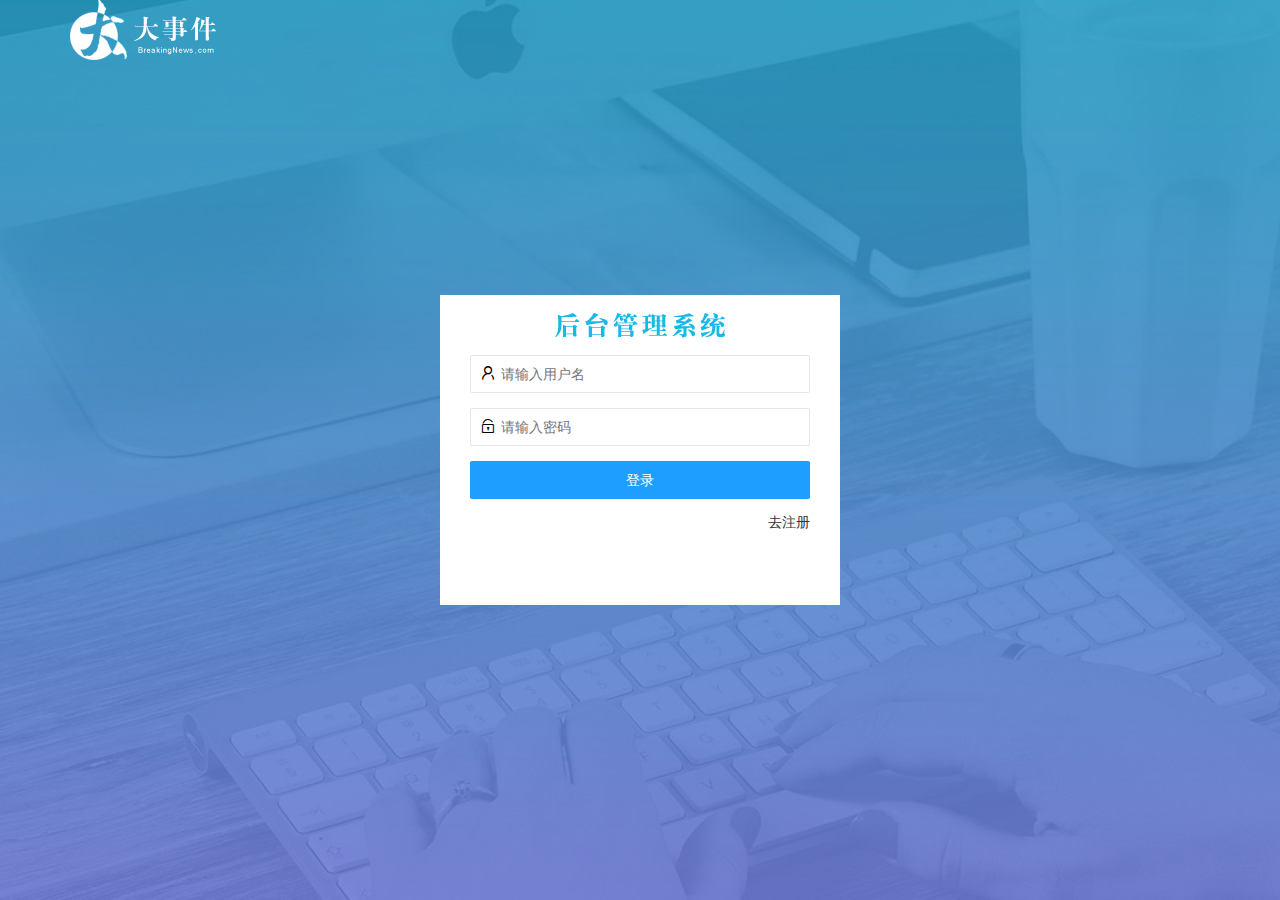
<file: login.html>
<!DOCTYPE html>
<html lang="en">

<head>
  <meta charset="UTF-8">
  <meta name="viewport" content="width=device-width, initial-scale=1.0">
  <title>Document</title>
  <link rel="stylesheet" href="./assets/lib/layui/css/layui.css">
  <link rel="stylesheet" href="./assets/css/login.css">
  <script src="./assets/lib/layui/layui.all.js"></script>
  <script src="./assets/lib/jquery.js"></script>
  <script src="./assets/js/baseApi.js"></script>
  <script src="./assets/js/login.js"></script>
</head>

<body>
  <div class="layui-main">
    <img src="./assets/images/logo.png" alt="">
  </div>
  <div class="loginBox layui-main">
    <div class="titlebox"></div>
    <!-- 登录表单 -->
    <div class="loginbox">
      <form class="layui-form" action="" id="form-login">
        <!-- 用户名框 -->
        <div class="layui-form-item">
          <i class="layui-icon layui-icon-username"></i>
          <input type="text" name="username" required lay-verify="required" placeholder="请输入用户名" autocomplete="off"
            class="layui-input">
        </div>
        <!-- 密码框 -->
        <div class="layui-form-item">
          <i class="layui-icon layui-icon-password"></i>
          <input type="password" name="password" required lay-verify="required|pwd" placeholder="请输入密码"
            autocomplete="off" class="layui-input">
        </div>
        <!-- 登录按钮 -->
        <div class="layui-form-item">
          <button type="submit" class="layui-btn layui-btn-fluid layui-btn-normal" lay-submit>登录</button>
        </div>
        <!-- 去注册按钮 -->
        <div class="layui-form-item links">
          <a href="javascript:;" id="linkReg">去注册</a>
        </div>
      </form>
    </div>
    <!-- 注册表单 -->
    <div class="regbox">
      <form class="layui-form" action="" id="form-reg">
        <!-- 用户名框 -->
        <div class="layui-form-item">
          <i class="layui-icon layui-icon-username"></i>
          <input type="text" name="username" required lay-verify="required" placeholder="请输入用户名" autocomplete="off"
            class="layui-input">
        </div>
        <!-- 用户密码 -->
        <div class="layui-form-item">
          <i class="layui-icon layui-icon-password"></i>
          <input type="password" name="password" required lay-verify="required|pwd" placeholder="请输入密码"
            autocomplete="off" class="layui-input">
        </div>
        <!-- 用户二次确认密码 -->
        <div class="layui-form-item">
          <i class="layui-icon layui-icon-password"></i>
          <input type="password" name="password" required lay-verify="required|pwd|repwd" placeholder="请确认密码"
            autocomplete="off" class="layui-input">
        </div>
        <!-- 注册按钮 -->
        <div class="layui-form-item">
          <button type="submit" class="layui-btn layui-btn-fluid layui-btn-normal" lay-submit>注册</button>
        </div>
        <!-- 去登录按钮 -->
        <div class="layui-form-item links">
          <a href="javascript:;" id="linkLogin">去登录</a>
        </div>
      </form>
    </div>
  </div>
</body>

</html>
</file>
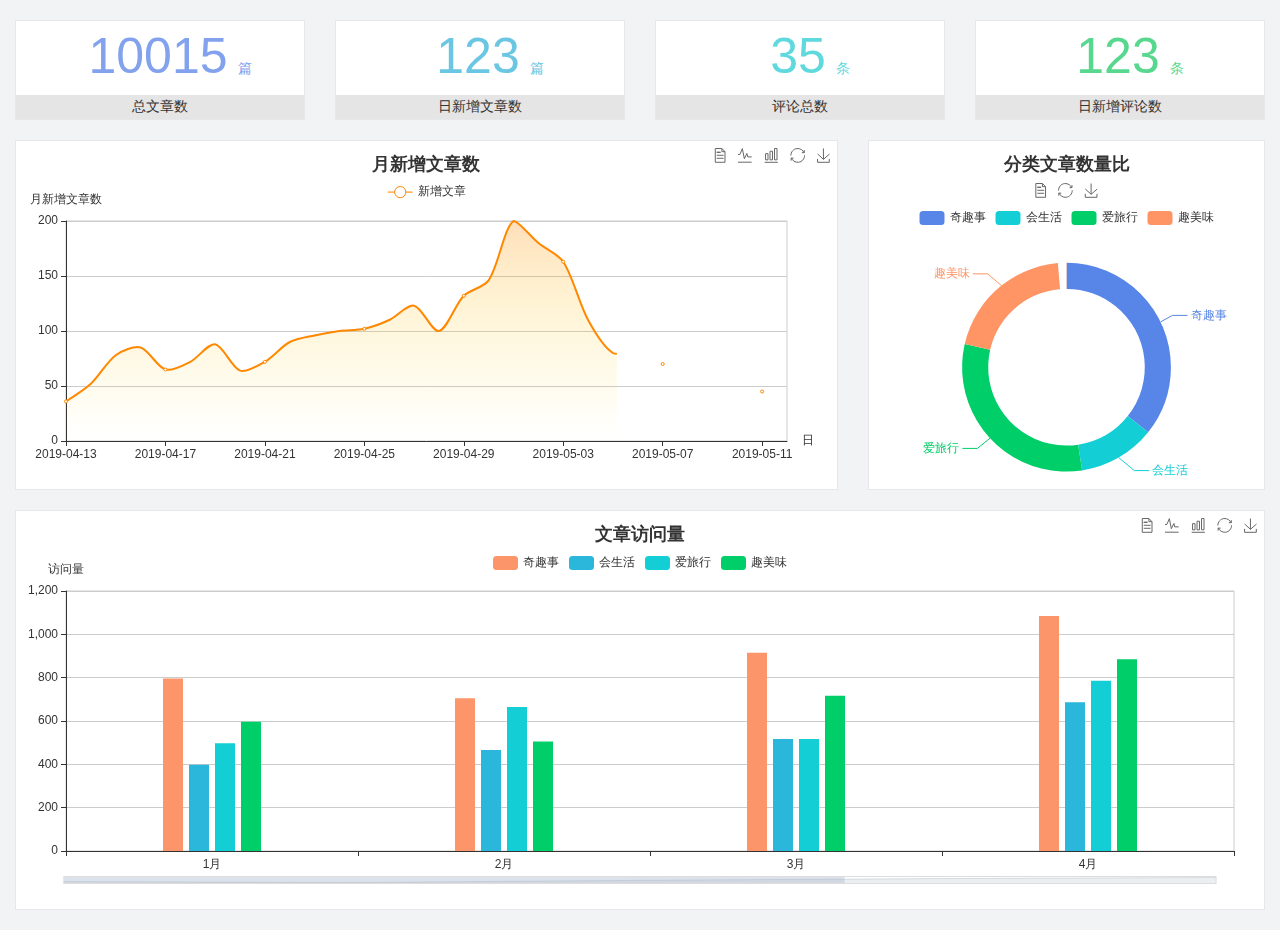
<file: home/dashboard.html>
<!DOCTYPE html>
<html lang="en">

<head>
  <meta charset="UTF-8">
  <meta name="viewport" content="width=device-width, initial-scale=1.0">
  <meta http-equiv="X-UA-Compatible" content="ie=edge">
  <title>图表统计</title>
  <link rel="stylesheet" href="../../assets/lib/bootstrap.css" />
  <link rel="stylesheet" href="../../assets/lib/main.css" />
  <script src="../../assets/lib/jquery.js"></script>
  <script type="text/javascript" src="../../assets/lib/echarts.min.js"></script>
</head>

<body>
  <div class="container-fluid">
    <div class="row spannel_list">
      <div class="col-sm-3 col-xs-6">
        <div class="spannel">
          <em>10015</em><span>篇</span>
          <b>总文章数</b>
        </div>
      </div>
      <div class="col-sm-3 col-xs-6">
        <div class="spannel scolor01">
          <em>123</em><span>篇</span>
          <b>日新增文章数</b>
        </div>
      </div>
      <div class="col-sm-3 col-xs-6">
        <div class="spannel scolor02">
          <em>35</em><span>条</span>
          <b>评论总数</b>
        </div>
      </div>
      <div class="col-sm-3 col-xs-6">
        <div class="spannel scolor03">
          <em>123</em><span>条</span>
          <b>日新增评论数</b>
        </div>
      </div>
    </div>
  </div>

  <div class="container-fluid">
    <div class="row curve-pie">
      <div class="col-lg-8 col-md-8">
        <div class="gragh_pannel" id="curve_show"></div>
      </div>
      <div class="col-lg-4 col-md-4">
        <div class="gragh_pannel" id="pie_show"></div>
      </div>
    </div>
  </div>

  <div class="container-fluid">
    <div class="column_pannel" id="column_show"></div>
  </div>

  <script>
    var oChart = echarts.init(document.getElementById('curve_show'));
    var aList_all = [
      { 'count': 36, 'date': '2019-04-13' },
      { 'count': 52, 'date': '2019-04-14' },
      { 'count': 78, 'date': '2019-04-15' },
      { 'count': 85, 'date': '2019-04-16' },
      { 'count': 65, 'date': '2019-04-17' },
      { 'count': 72, 'date': '2019-04-18' },
      { 'count': 88, 'date': '2019-04-19' },
      { 'count': 64, 'date': '2019-04-20' },
      { 'count': 72, 'date': '2019-04-21' },
      { 'count': 90, 'date': '2019-04-22' },
      { 'count': 96, 'date': '2019-04-23' },
      { 'count': 100, 'date': '2019-04-24' },
      { 'count': 102, 'date': '2019-04-25' },
      { 'count': 110, 'date': '2019-04-26' },
      { 'count': 123, 'date': '2019-04-27' },
      { 'count': 100, 'date': '2019-04-28' },
      { 'count': 132, 'date': '2019-04-29' },
      { 'count': 146, 'date': '2019-04-30' },
      { 'count': 200, 'date': '2019-05-01' },
      { 'count': 180, 'date': '2019-05-02' },
      { 'count': 163, 'date': '2019-05-03' },
      { 'count': 110, 'date': '2019-05-04' },
      { 'count': 80, 'date': '2019-05-05' },
      { 'count': 82, 'date': '2019-05-06' },
      { 'count': 70, 'date': '2019-05-07' },
      { 'count': 65, 'date': '2019-05-08' },
      { 'count': 54, 'date': '2019-05-09' },
      { 'count': 40, 'date': '2019-05-10' },
      { 'count': 45, 'date': '2019-05-11' },
      { 'count': 38, 'date': '2019-05-12' },
    ];

    let aCount = [];
    let aDate = [];

    for (var i = 0; i < aList_all.length; i++) {
      aCount.push(aList_all[i].count);
      aDate.push(aList_all[i].date);
    }

    var chartopt = {
      title: {
        text: '月新增文章数',
        left: 'center',
        top: '10'
      },
      tooltip: {
        trigger: 'axis'
      },
      legend: {
        data: ['新增文章'],
        top: '40'
      },
      toolbox: {
        show: true,
        feature: {
          mark: { show: true },
          dataView: { show: true, readOnly: false },
          magicType: { show: true, type: ['line', 'bar'] },
          restore: { show: true },
          saveAsImage: { show: true }
        }
      },
      calculable: true,
      xAxis: [
        {
          name: '日',
          type: 'category',
          boundaryGap: false,
          data: aDate
        }
      ],
      yAxis: [
        {
          name: '月新增文章数',
          type: 'value'
        }
      ],
      series: [
        {
          name: '新增文章',
          type: 'line',
          smooth: true,
          itemStyle: { normal: { areaStyle: { type: 'default' }, color: '#f80' }, lineStyle: { color: '#f80' } },
          data: aCount
        }],
      areaStyle: {
        normal: {
          color: new echarts.graphic.LinearGradient(0, 0, 0, 1, [{
            offset: 0,
            color: 'rgba(255,136,0,0.39)'
          }, {
            offset: .34,
            color: 'rgba(255,180,0,0.25)'
          }, {
            offset: 1,
            color: 'rgba(255,222,0,0.00)'
          }])

        }
      },
      grid: {
        show: true,
        x: 50,
        x2: 50,
        y: 80,
        height: 220
      }
    };

    oChart.setOption(chartopt);


    var oPie = echarts.init(document.getElementById('pie_show'));
    var oPieopt =
    {
      title: {
        top: 10,
        text: '分类文章数量比',
        x: 'center'
      },
      tooltip: {
        trigger: 'item',
        formatter: "{a} <br/>{b} : {c} ({d}%)"
      },
      color: ['#5885e8', '#13cfd5', '#00ce68', '#ff9565'],
      legend: {
        x: 'center',
        top: 65,
        data: ['奇趣事', '会生活', '爱旅行', '趣美味']
      },
      toolbox: {
        show: true,
        x: 'center',
        top: 35,
        feature: {
          mark: { show: true },
          dataView: { show: true, readOnly: false },
          magicType: {
            show: true,
            type: ['pie', 'funnel'],
            option: {
              funnel: {
                x: '25%',
                width: '50%',
                funnelAlign: 'left',
                max: 1548
              }
            }
          },
          restore: { show: true },
          saveAsImage: { show: true }
        }
      },
      calculable: true,
      series: [
        {
          name: '访问来源',
          type: 'pie',
          radius: ['45%', '60%'],
          center: ['50%', '65%'],
          data: [
            { value: 300, name: '奇趣事' },
            { value: 100, name: '会生活' },
            { value: 260, name: '爱旅行' },
            { value: 180, name: '趣美味' }
          ]
        }
      ]
    };
    oPie.setOption(oPieopt);



    var oColumn = this.echarts.init(document.getElementById('column_show'));
    var oColumnopt =
    {
      title: {
        text: '文章访问量',
        left: 'center',
        top: '10'
      },
      tooltip: {
        trigger: 'axis'
      },
      legend: {
        data: ['奇趣事', '会生活', '爱旅行', '趣美味'],
        top: '40'
      },
      toolbox: {
        show: true,
        feature: {
          mark: { show: true },
          dataView: { show: true, readOnly: false },
          magicType: { show: true, type: ['line', 'bar'] },
          restore: { show: true },
          saveAsImage: { show: true }
        }
      },
      calculable: true,
      xAxis: [
        {
          type: 'category',
          data: ['1月', '2月', '3月', '4月', '5月']
        }
      ],
      yAxis: [
        {
          name: '访问量',
          type: 'value'
        }
      ],
      series: [
        {
          name: '奇趣事',
          type: 'bar',
          barWidth: 20,
          itemStyle: {
            normal: { areaStyle: { type: 'default' }, color: '#fd956a' }
          },
          data: [800, 708, 920, 1090, 1200]
        },
        {
          name: '会生活',
          type: 'bar',
          barWidth: 20,
          itemStyle: {
            normal: { areaStyle: { type: 'default' }, color: '#2bb6db' }
          },
          data: [400, 468, 520, 690, 800]
        },
        {
          name: '爱旅行',
          type: 'bar',
          barWidth: 20,
          itemStyle: {
            normal: { areaStyle: { type: 'default' }, color: '#13cfd5' }
          },
          data: [500, 668, 520, 790, 900]
        },
        {
          name: '趣美味',
          type: 'bar',
          barWidth: 20,
          itemStyle: {
            normal: { areaStyle: { type: 'default' }, color: '#00ce68' }
          },
          data: [600, 508, 720, 890, 1000]
        }
      ],
      grid: {
        show: true,
        x: 50,
        x2: 30,
        y: 80,
        height: 260
      },
      dataZoom: [//给x轴设置滚动条
        {
          start: 0,//默认为0
          end: 100 - 1000 / 31,//默认为100
          type: 'slider',
          show: true,
          xAxisIndex: [0],
          handleSize: 0,//滑动条的 左右2个滑动条的大小
          height: 8,//组件高度
          left: 45, //左边的距离
          right: 50,//右边的距离
          bottom: 26,//右边的距离
          handleColor: '#ddd',//h滑动图标的颜色
          handleStyle: {
            borderColor: "#cacaca",
            borderWidth: "1",
            shadowBlur: 2,
            background: "#ddd",
            shadowColor: "#ddd",
          }
        }]
    };
    oColumn.setOption(oColumnopt);
  </script>
</body>

</html>
</file>
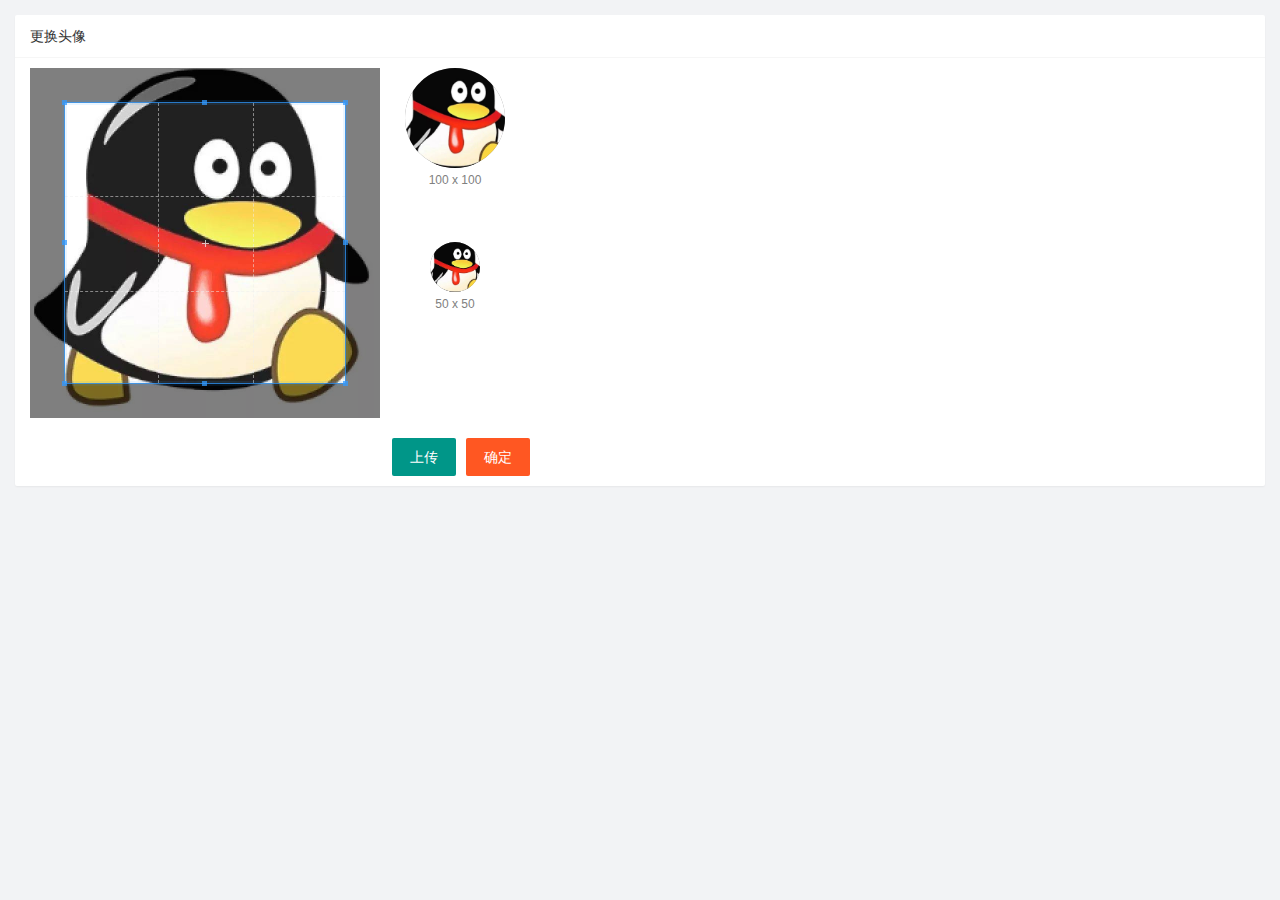
<file: user/user_avatar.html>
<!DOCTYPE html>
<html lang="en">

<head>
  <meta charset="UTF-8">
  <meta name="viewport" content="width=device-width, initial-scale=1.0">
  <title>Document</title>
  <link rel="stylesheet" href="../assets/lib/layui/css/layui.css" />
  <link rel="stylesheet" href="../assets/lib/cropper/cropper.css" />
  <link rel="stylesheet" href="../assets/css/user/user_avatar.css">
</head>

<body>
  <div class="layui-card">
    <div class="layui-card-header">更换头像</div>
    <div class="layui-card-body">
      <!-- 第一行的图片裁剪和预览区域 -->
      <div class="row1">
        <!-- 图片裁剪区域 -->
        <div class="cropper-box">
          <!-- 这个 img 标签很重要，将来会把它初始化为裁剪区域 -->
          <img id="image" src="/assets/images/0.jpg" />
        </div>
        <!-- 图片的预览区域 -->
        <div class="preview-box">
          <div>
            <!-- 宽高为 100px 的预览区域 -->
            <div class="img-preview w100"></div>
            <p class="size">100 x 100</p>
          </div>
          <div>
            <!-- 宽高为 50px 的预览区域 -->
            <div class="img-preview w50"></div>
            <p class="size">50 x 50</p>
          </div>
        </div>
      </div <!-- 第二行的按钮区域 -->
      <div class="row2">
        <input type="file" id="file" accept="image/*">
        <button type="button" class="layui-btn" id="btnChooseImg">上传</button>
        <button type="button" class="layui-btn layui-btn-danger" id="btnUpload">确定</button>
      </div>
    </div>
  </div>

  <script src="../assets/lib/layui/layui.all.js"></script>
  <script src="../assets/lib/jquery.js"></script>
  <script src="../assets/lib/cropper/Cropper.js"></script>
  <script src="../assets/lib/cropper/jquery-cropper.js"></script>
  <script src="../assets/js/baseApi.js"></script>
  <script src="../assets/js/user_avatar.js"></script>
</body>

</html>
</file>
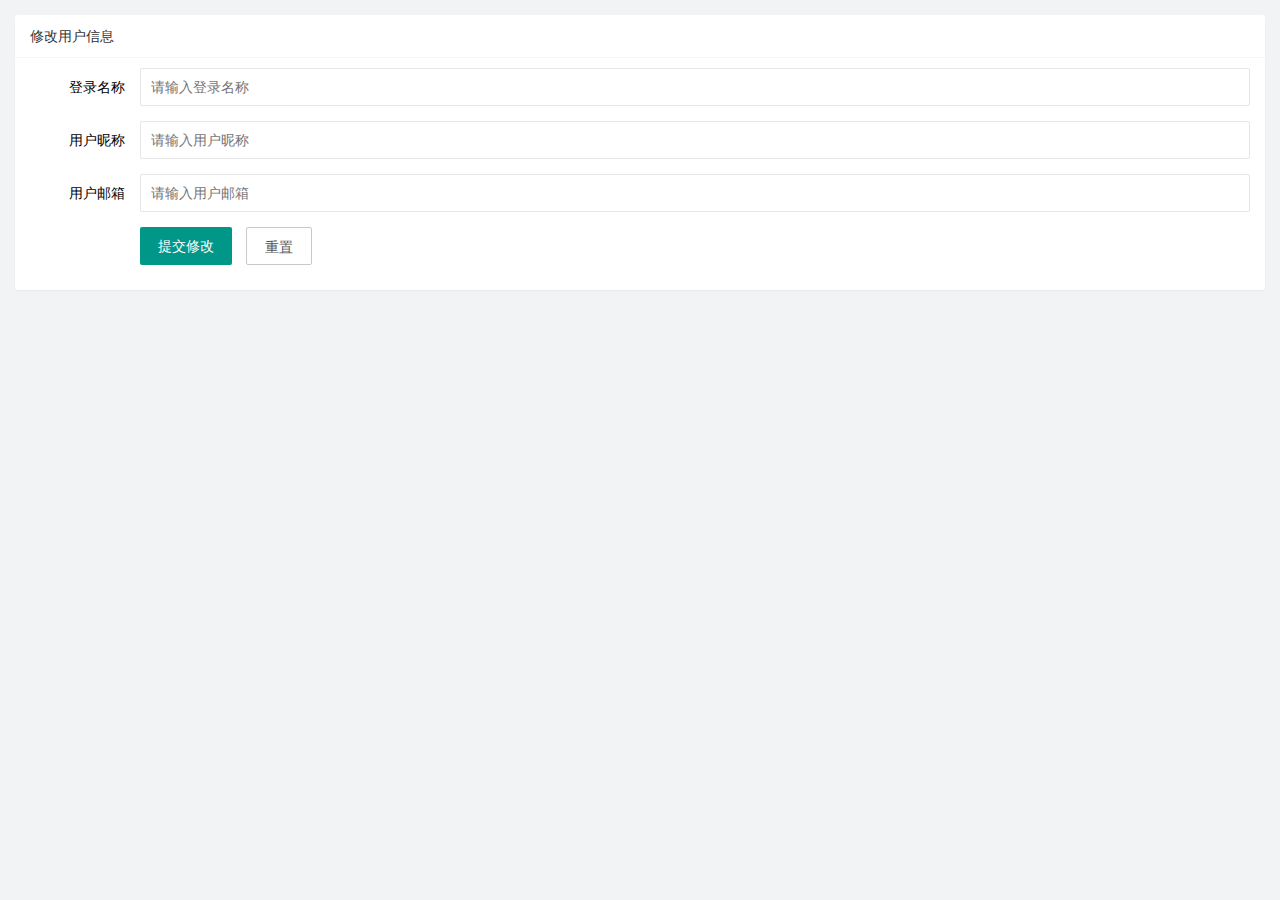
<file: user/user_info.html>
<!DOCTYPE html>
<html lang="en">

<head>
  <meta charset="UTF-8">
  <meta name="viewport" content="width=device-width, initial-scale=1.0">
  <title>Document</title>
  <link rel="stylesheet" href="../assets/lib/layui/css/layui.css">
  <link rel="stylesheet" href="../assets/css/user/user_info.css">
</head>

<body>
  <!-- 卡片区域 -->
  <div class="layui-card">
    <div class="layui-card-header">修改用户信息</div>
    <div class="layui-card-body">
      <form class="layui-form" action="" lay-filter="formUserInfo">
        <input type="hidden" name="id" value="">
        <div class="layui-form-item">
          <label class="layui-form-label">登录名称</label>
          <div class="layui-input-block">
            <input type="text" name="username" required lay-verify="required" placeholder="请输入登录名称" autocomplete="off"
              class="layui-input" readonly />
          </div>
        </div>
        <div class="layui-form-item">
          <label class="layui-form-label">用户昵称</label>
          <div class="layui-input-block">
            <input type="text" name="nickname" required lay-verify="required|nickname" placeholder="请输入用户昵称"
              autocomplete="off" class="layui-input" />
          </div>
        </div>
        <div class="layui-form-item">
          <label class="layui-form-label">用户邮箱</label>
          <div class="layui-input-block">
            <input type="text" name="email" required lay-verify="required|email" placeholder="请输入用户邮箱"
              autocomplete="off" class="layui-input" />
          </div>
        </div>
        <div class="layui-form-item">
          <div class="layui-input-block">
            <button class="layui-btn" lay-submit lay-filter="formDemo">提交修改</button>
            <button class="layui-btn layui-btn-primary" id="reset">重置</button>
          </div>
        </div>
      </form>
    </div>
  </div>

  <script src="../assets/lib/layui/layui.all.js"></script>
  <script src="../assets/lib/jquery.js"></script>
  <script src="../assets/js/baseApi.js"></script>
  <script src="../assets/js/user_info.js"></script>
</body>

</html>
</file>
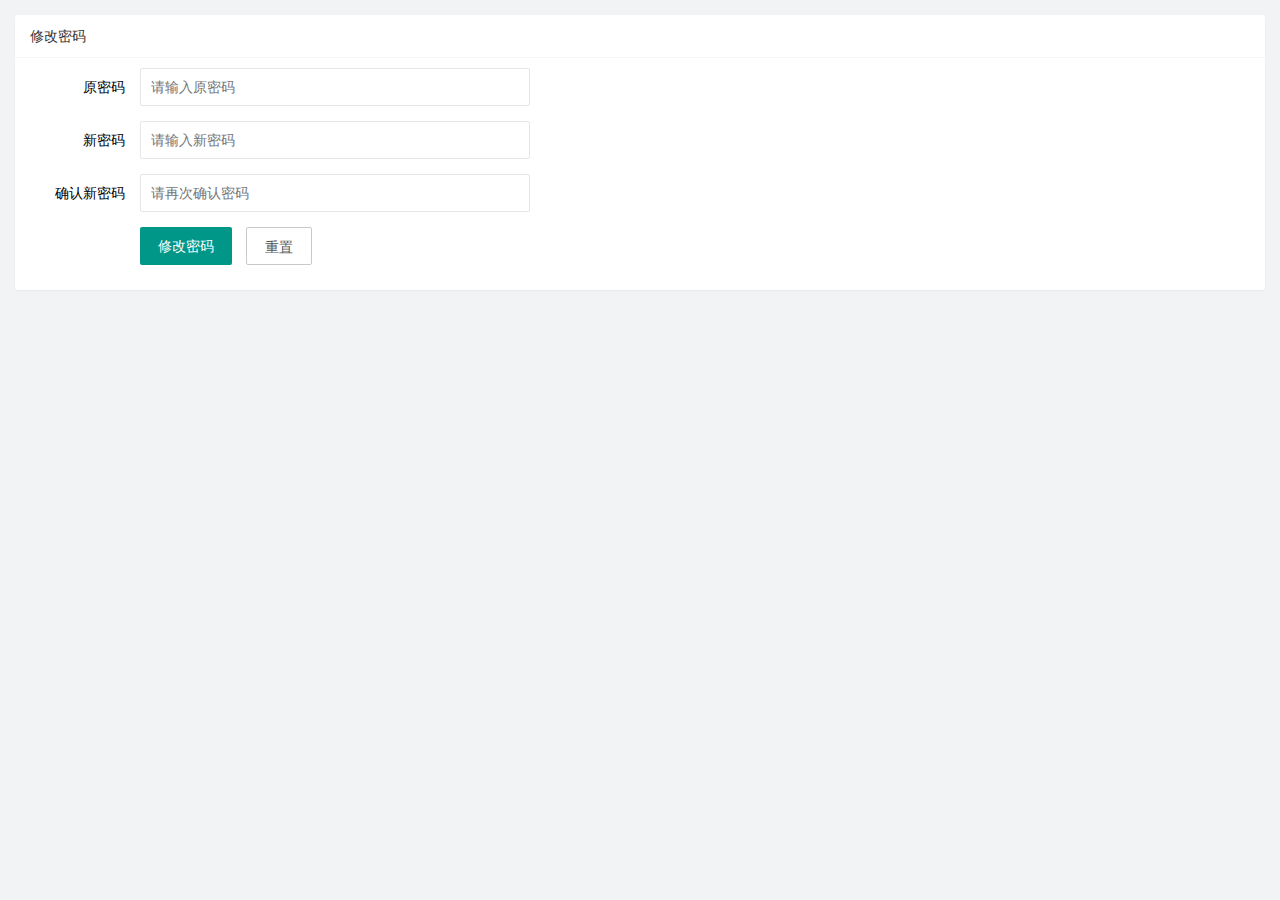
<file: user/user_pwd.html>
<!DOCTYPE html>
<html lang="en">

<head>
  <meta charset="UTF-8">
  <meta name="viewport" content="width=device-width, initial-scale=1.0">
  <title>Document</title>
  <link rel="stylesheet" href="../assets/lib/layui/css/layui.css" />
  <link rel="stylesheet" href="../assets/css/user/user_pwd.css" />
</head>

<body>
  <div class="layui-card">
    <div class="layui-card-header">修改密码</div>
    <div class="layui-card-body">
      <form class="layui-form">
        <div class="layui-form-item">
          <label class="layui-form-label">原密码</label>
          <div class="layui-input-block">
            <input type="password" name="oldPwd" required lay-verify="required|pwd" placeholder="请输入原密码"
              autocomplete="off" class="layui-input" />
          </div>
        </div>
        <div class="layui-form-item">
          <label class="layui-form-label">新密码</label>
          <div class="layui-input-block">
            <input type="password" name="newPwd" required lay-verify="required|pwd|samePwd" placeholder="请输入新密码"
              autocomplete="off" class="layui-input" />
          </div>
        </div>
        <div class="layui-form-item">
          <label class="layui-form-label">确认新密码</label>
          <div class="layui-input-block">
            <input type="password" name="rePwd" required lay-verify="required|pwd|rePwd" placeholder="请再次确认密码"
              autocomplete="off" class="layui-input" />
          </div>
        </div>
        <div class="layui-form-item">
          <div class="layui-input-block">
            <button class="layui-btn" lay-submit lay-filter="formDemo">修改密码</button>
            <button type="reset" class="layui-btn layui-btn-primary">重置</button>
          </div>
        </div>
      </form>
    </div>
  </div>

  <script src="../assets/lib/layui/layui.all.js"></script>
  <script src="../assets/lib/jquery.js"></script>
  <script src="../assets/js/baseApi.js"></script>
  <script src="../assets/js/user_pwd.js"></script>
</body>

</html>
</file>
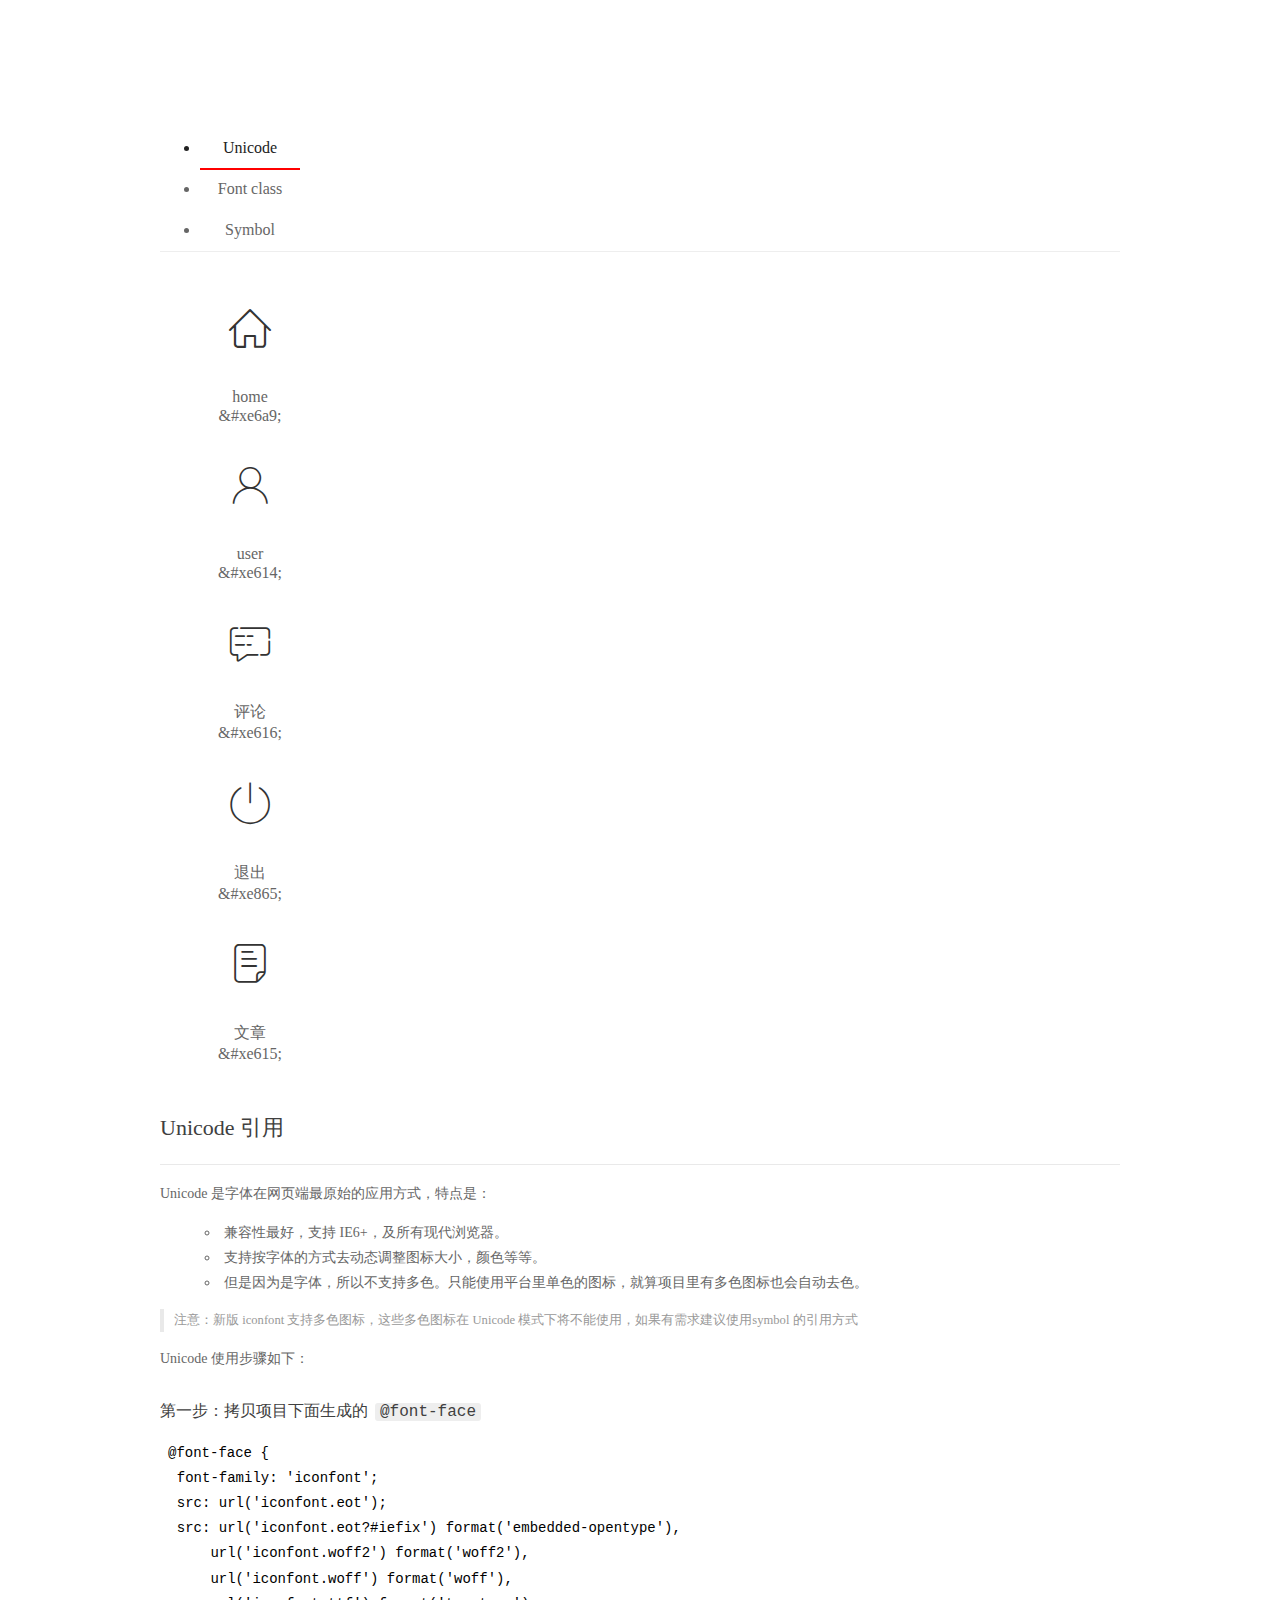
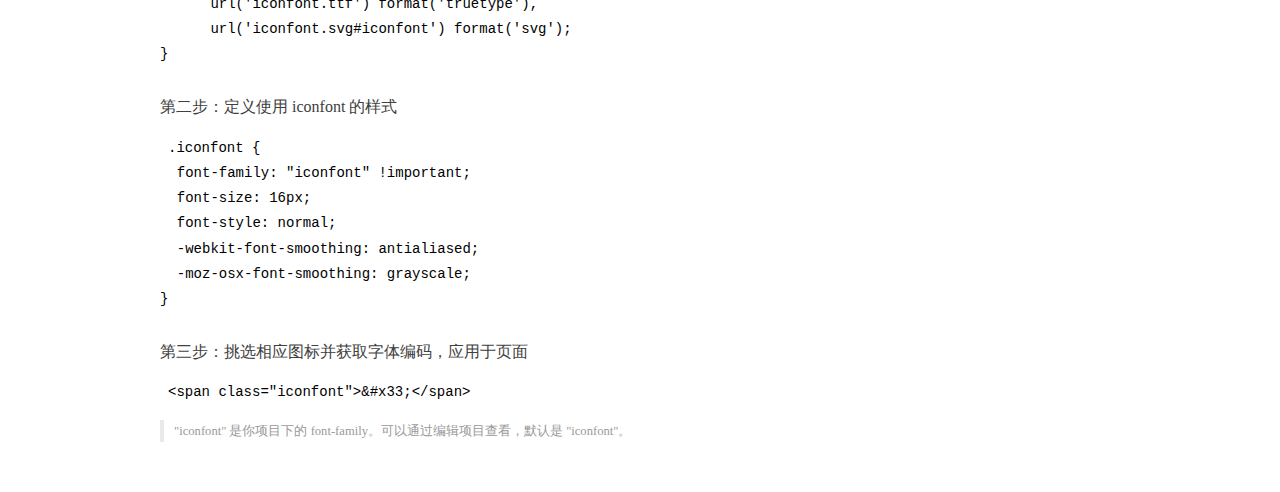
<file: assets/fonts/demo_index.html>
<!DOCTYPE html>
<html>
<head>
  <meta charset="utf-8"/>
  <title>IconFont Demo</title>
  <link rel="shortcut icon" href="https://gtms04.alicdn.com/tps/i4/TB1_oz6GVXXXXaFXpXXJDFnIXXX-64-64.ico" type="image/x-icon"/>
  <link rel="stylesheet" href="https://g.alicdn.com/thx/cube/1.3.2/cube.min.css">
  <link rel="stylesheet" href="demo.css">
  <link rel="stylesheet" href="iconfont.css">
  <script src="iconfont.js"></script>
  <!-- jQuery -->
  <script src="https://a1.alicdn.com/oss/uploads/2018/12/26/7bfddb60-08e8-11e9-9b04-53e73bb6408b.js"></script>
  <!-- 代码高亮 -->
  <script src="https://a1.alicdn.com/oss/uploads/2018/12/26/a3f714d0-08e6-11e9-8a15-ebf944d7534c.js"></script>
</head>
<body>
  <div class="main">
    <h1 class="logo"><a href="https://www.iconfont.cn/" title="iconfont 首页" target="_blank">&#xe86b;</a></h1>
    <div class="nav-tabs">
      <ul id="tabs" class="dib-box">
        <li class="dib active"><span>Unicode</span></li>
        <li class="dib"><span>Font class</span></li>
        <li class="dib"><span>Symbol</span></li>
      </ul>
      
    </div>
    <div class="tab-container">
      <div class="content unicode" style="display: block;">
          <ul class="icon_lists dib-box">
          
            <li class="dib">
              <span class="icon iconfont">&#xe6a9;</span>
                <div class="name">home</div>
                <div class="code-name">&amp;#xe6a9;</div>
              </li>
          
            <li class="dib">
              <span class="icon iconfont">&#xe614;</span>
                <div class="name">user</div>
                <div class="code-name">&amp;#xe614;</div>
              </li>
          
            <li class="dib">
              <span class="icon iconfont">&#xe616;</span>
                <div class="name">评论</div>
                <div class="code-name">&amp;#xe616;</div>
              </li>
          
            <li class="dib">
              <span class="icon iconfont">&#xe865;</span>
                <div class="name">退出</div>
                <div class="code-name">&amp;#xe865;</div>
              </li>
          
            <li class="dib">
              <span class="icon iconfont">&#xe615;</span>
                <div class="name">文章</div>
                <div class="code-name">&amp;#xe615;</div>
              </li>
          
          </ul>
          <div class="article markdown">
          <h2 id="unicode-">Unicode 引用</h2>
          <hr>

          <p>Unicode 是字体在网页端最原始的应用方式，特点是：</p>
          <ul>
            <li>兼容性最好，支持 IE6+，及所有现代浏览器。</li>
            <li>支持按字体的方式去动态调整图标大小，颜色等等。</li>
            <li>但是因为是字体，所以不支持多色。只能使用平台里单色的图标，就算项目里有多色图标也会自动去色。</li>
          </ul>
          <blockquote>
            <p>注意：新版 iconfont 支持多色图标，这些多色图标在 Unicode 模式下将不能使用，如果有需求建议使用symbol 的引用方式</p>
          </blockquote>
          <p>Unicode 使用步骤如下：</p>
          <h3 id="-font-face">第一步：拷贝项目下面生成的 <code>@font-face</code></h3>
<pre><code class="language-css"
>@font-face {
  font-family: 'iconfont';
  src: url('iconfont.eot');
  src: url('iconfont.eot?#iefix') format('embedded-opentype'),
      url('iconfont.woff2') format('woff2'),
      url('iconfont.woff') format('woff'),
      url('iconfont.ttf') format('truetype'),
      url('iconfont.svg#iconfont') format('svg');
}
</code></pre>
          <h3 id="-iconfont-">第二步：定义使用 iconfont 的样式</h3>
<pre><code class="language-css"
>.iconfont {
  font-family: "iconfont" !important;
  font-size: 16px;
  font-style: normal;
  -webkit-font-smoothing: antialiased;
  -moz-osx-font-smoothing: grayscale;
}
</code></pre>
          <h3 id="-">第三步：挑选相应图标并获取字体编码，应用于页面</h3>
<pre>
<code class="language-html"
>&lt;span class="iconfont"&gt;&amp;#x33;&lt;/span&gt;
</code></pre>
          <blockquote>
            <p>"iconfont" 是你项目下的 font-family。可以通过编辑项目查看，默认是 "iconfont"。</p>
          </blockquote>
          </div>
      </div>
      <div class="content font-class">
        <ul class="icon_lists dib-box">
          
          <li class="dib">
            <span class="icon iconfont icon-home"></span>
            <div class="name">
              home
            </div>
            <div class="code-name">.icon-home
            </div>
          </li>
          
          <li class="dib">
            <span class="icon iconfont icon-user"></span>
            <div class="name">
              user
            </div>
            <div class="code-name">.icon-user
            </div>
          </li>
          
          <li class="dib">
            <span class="icon iconfont icon-pinglun"></span>
            <div class="name">
              评论
            </div>
            <div class="code-name">.icon-pinglun
            </div>
          </li>
          
          <li class="dib">
            <span class="icon iconfont icon-tuichu"></span>
            <div class="name">
              退出
            </div>
            <div class="code-name">.icon-tuichu
            </div>
          </li>
          
          <li class="dib">
            <span class="icon iconfont icon-16"></span>
            <div class="name">
              文章
            </div>
            <div class="code-name">.icon-16
            </div>
          </li>
          
        </ul>
        <div class="article markdown">
        <h2 id="font-class-">font-class 引用</h2>
        <hr>

        <p>font-class 是 Unicode 使用方式的一种变种，主要是解决 Unicode 书写不直观，语意不明确的问题。</p>
        <p>与 Unicode 使用方式相比，具有如下特点：</p>
        <ul>
          <li>兼容性良好，支持 IE8+，及所有现代浏览器。</li>
          <li>相比于 Unicode 语意明确，书写更直观。可以很容易分辨这个 icon 是什么。</li>
          <li>因为使用 class 来定义图标，所以当要替换图标时，只需要修改 class 里面的 Unicode 引用。</li>
          <li>不过因为本质上还是使用的字体，所以多色图标还是不支持的。</li>
        </ul>
        <p>使用步骤如下：</p>
        <h3 id="-fontclass-">第一步：引入项目下面生成的 fontclass 代码：</h3>
<pre><code class="language-html">&lt;link rel="stylesheet" href="./iconfont.css"&gt;
</code></pre>
        <h3 id="-">第二步：挑选相应图标并获取类名，应用于页面：</h3>
<pre><code class="language-html">&lt;span class="iconfont icon-xxx"&gt;&lt;/span&gt;
</code></pre>
        <blockquote>
          <p>"
            iconfont" 是你项目下的 font-family。可以通过编辑项目查看，默认是 "iconfont"。</p>
        </blockquote>
      </div>
      </div>
      <div class="content symbol">
          <ul class="icon_lists dib-box">
          
            <li class="dib">
                <svg class="icon svg-icon" aria-hidden="true">
                  <use xlink:href="#icon-home"></use>
                </svg>
                <div class="name">home</div>
                <div class="code-name">#icon-home</div>
            </li>
          
            <li class="dib">
                <svg class="icon svg-icon" aria-hidden="true">
                  <use xlink:href="#icon-user"></use>
                </svg>
                <div class="name">user</div>
                <div class="code-name">#icon-user</div>
            </li>
          
            <li class="dib">
                <svg class="icon svg-icon" aria-hidden="true">
                  <use xlink:href="#icon-pinglun"></use>
                </svg>
                <div class="name">评论</div>
                <div class="code-name">#icon-pinglun</div>
            </li>
          
            <li class="dib">
                <svg class="icon svg-icon" aria-hidden="true">
                  <use xlink:href="#icon-tuichu"></use>
                </svg>
                <div class="name">退出</div>
                <div class="code-name">#icon-tuichu</div>
            </li>
          
            <li class="dib">
                <svg class="icon svg-icon" aria-hidden="true">
                  <use xlink:href="#icon-16"></use>
                </svg>
                <div class="name">文章</div>
                <div class="code-name">#icon-16</div>
            </li>
          
          </ul>
          <div class="article markdown">
          <h2 id="symbol-">Symbol 引用</h2>
          <hr>

          <p>这是一种全新的使用方式，应该说这才是未来的主流，也是平台目前推荐的用法。相关介绍可以参考这篇<a href="">文章</a>
            这种用法其实是做了一个 SVG 的集合，与另外两种相比具有如下特点：</p>
          <ul>
            <li>支持多色图标了，不再受单色限制。</li>
            <li>通过一些技巧，支持像字体那样，通过 <code>font-size</code>, <code>color</code> 来调整样式。</li>
            <li>兼容性较差，支持 IE9+，及现代浏览器。</li>
            <li>浏览器渲染 SVG 的性能一般，还不如 png。</li>
          </ul>
          <p>使用步骤如下：</p>
          <h3 id="-symbol-">第一步：引入项目下面生成的 symbol 代码：</h3>
<pre><code class="language-html">&lt;script src="./iconfont.js"&gt;&lt;/script&gt;
</code></pre>
          <h3 id="-css-">第二步：加入通用 CSS 代码（引入一次就行）：</h3>
<pre><code class="language-html">&lt;style&gt;
.icon {
  width: 1em;
  height: 1em;
  vertical-align: -0.15em;
  fill: currentColor;
  overflow: hidden;
}
&lt;/style&gt;
</code></pre>
          <h3 id="-">第三步：挑选相应图标并获取类名，应用于页面：</h3>
<pre><code class="language-html">&lt;svg class="icon" aria-hidden="true"&gt;
  &lt;use xlink:href="#icon-xxx"&gt;&lt;/use&gt;
&lt;/svg&gt;
</code></pre>
          </div>
      </div>

    </div>
  </div>
  <script>
  $(document).ready(function () {
      $('.tab-container .content:first').show()

      $('#tabs li').click(function (e) {
        var tabContent = $('.tab-container .content')
        var index = $(this).index()

        if ($(this).hasClass('active')) {
          return
        } else {
          $('#tabs li').removeClass('active')
          $(this).addClass('active')

          tabContent.hide().eq(index).fadeIn()
        }
      })
    })
  </script>
</body>
</html>
</file>
<file: assets/lib/layui/css/layui.css>
/** layui-v2.5.5 MIT License By https://www.layui.com */
 .layui-inline,img{display:inline-block;vertical-align:middle}h1,h2,h3,h4,h5,h6{font-weight:400}.layui-edge,.layui-header,.layui-inline,.layui-main{position:relative}.layui-body,.layui-edge,.layui-elip{overflow:hidden}.layui-btn,.layui-edge,.layui-inline,img{vertical-align:middle}.layui-btn,.layui-disabled,.layui-icon,.layui-unselect{-moz-user-select:none;-webkit-user-select:none;-ms-user-select:none}.layui-elip,.layui-form-checkbox span,.layui-form-pane .layui-form-label{text-overflow:ellipsis;white-space:nowrap}.layui-breadcrumb,.layui-tree-btnGroup{visibility:hidden}blockquote,body,button,dd,div,dl,dt,form,h1,h2,h3,h4,h5,h6,input,li,ol,p,pre,td,textarea,th,ul{margin:0;padding:0;-webkit-tap-highlight-color:rgba(0,0,0,0)}a:active,a:hover{outline:0}img{border:none}li{list-style:none}table{border-collapse:collapse;border-spacing:0}h4,h5,h6{font-size:100%}button,input,optgroup,option,select,textarea{font-family:inherit;font-size:inherit;font-style:inherit;font-weight:inherit;outline:0}pre{white-space:pre-wrap;white-space:-moz-pre-wrap;white-space:-pre-wrap;white-space:-o-pre-wrap;word-wrap:break-word}body{line-height:24px;font:14px Helvetica Neue,Helvetica,PingFang SC,Tahoma,Arial,sans-serif}hr{height:1px;margin:10px 0;border:0;clear:both}a{color:#333;text-decoration:none}a:hover{color:#777}a cite{font-style:normal;*cursor:pointer}.layui-border-box,.layui-border-box *{box-sizing:border-box}.layui-box,.layui-box *{box-sizing:content-box}.layui-clear{clear:both;*zoom:1}.layui-clear:after{content:'\20';clear:both;*zoom:1;display:block;height:0}.layui-inline{*display:inline;*zoom:1}.layui-edge{display:inline-block;width:0;height:0;border-width:6px;border-style:dashed;border-color:transparent}.layui-edge-top{top:-4px;border-bottom-color:#999;border-bottom-style:solid}.layui-edge-right{border-left-color:#999;border-left-style:solid}.layui-edge-bottom{top:2px;border-top-color:#999;border-top-style:solid}.layui-edge-left{border-right-color:#999;border-right-style:solid}.layui-disabled,.layui-disabled:hover{color:#d2d2d2!important;cursor:not-allowed!important}.layui-circle{border-radius:100%}.layui-show{display:block!important}.layui-hide{display:none!important}@font-face{font-family:layui-icon;src:url(../font/iconfont.eot?v=250);src:url(../font/iconfont.eot?v=250#iefix) format('embedded-opentype'),url(../font/iconfont.woff2?v=250) format('woff2'),url(../font/iconfont.woff?v=250) format('woff'),url(../font/iconfont.ttf?v=250) format('truetype'),url(../font/iconfont.svg?v=250#layui-icon) format('svg')}.layui-icon{font-family:layui-icon!important;font-size:16px;font-style:normal;-webkit-font-smoothing:antialiased;-moz-osx-font-smoothing:grayscale}.layui-icon-reply-fill:before{content:"\e611"}.layui-icon-set-fill:before{content:"\e614"}.layui-icon-menu-fill:before{content:"\e60f"}.layui-icon-search:before{content:"\e615"}.layui-icon-share:before{content:"\e641"}.layui-icon-set-sm:before{content:"\e620"}.layui-icon-engine:before{content:"\e628"}.layui-icon-close:before{content:"\1006"}.layui-icon-close-fill:before{content:"\1007"}.layui-icon-chart-screen:before{content:"\e629"}.layui-icon-star:before{content:"\e600"}.layui-icon-circle-dot:before{content:"\e617"}.layui-icon-chat:before{content:"\e606"}.layui-icon-release:before{content:"\e609"}.layui-icon-list:before{content:"\e60a"}.layui-icon-chart:before{content:"\e62c"}.layui-icon-ok-circle:before{content:"\1005"}.layui-icon-layim-theme:before{content:"\e61b"}.layui-icon-table:before{content:"\e62d"}.layui-icon-right:before{content:"\e602"}.layui-icon-left:before{content:"\e603"}.layui-icon-cart-simple:before{content:"\e698"}.layui-icon-face-cry:before{content:"\e69c"}.layui-icon-face-smile:before{content:"\e6af"}.layui-icon-survey:before{content:"\e6b2"}.layui-icon-tree:before{content:"\e62e"}.layui-icon-upload-circle:before{content:"\e62f"}.layui-icon-add-circle:before{content:"\e61f"}.layui-icon-download-circle:before{content:"\e601"}.layui-icon-templeate-1:before{content:"\e630"}.layui-icon-util:before{content:"\e631"}.layui-icon-face-surprised:before{content:"\e664"}.layui-icon-edit:before{content:"\e642"}.layui-icon-speaker:before{content:"\e645"}.layui-icon-down:before{content:"\e61a"}.layui-icon-file:before{content:"\e621"}.layui-icon-layouts:before{content:"\e632"}.layui-icon-rate-half:before{content:"\e6c9"}.layui-icon-add-circle-fine:before{content:"\e608"}.layui-icon-prev-circle:before{content:"\e633"}.layui-icon-read:before{content:"\e705"}.layui-icon-404:before{content:"\e61c"}.layui-icon-carousel:before{content:"\e634"}.layui-icon-help:before{content:"\e607"}.layui-icon-code-circle:before{content:"\e635"}.layui-icon-water:before{content:"\e636"}.layui-icon-username:before{content:"\e66f"}.layui-icon-find-fill:before{content:"\e670"}.layui-icon-about:before{content:"\e60b"}.layui-icon-location:before{content:"\e715"}.layui-icon-up:before{content:"\e619"}.layui-icon-pause:before{content:"\e651"}.layui-icon-date:before{content:"\e637"}.layui-icon-layim-uploadfile:before{content:"\e61d"}.layui-icon-delete:before{content:"\e640"}.layui-icon-play:before{content:"\e652"}.layui-icon-top:before{content:"\e604"}.layui-icon-friends:before{content:"\e612"}.layui-icon-refresh-3:before{content:"\e9aa"}.layui-icon-ok:before{content:"\e605"}.layui-icon-layer:before{content:"\e638"}.layui-icon-face-smile-fine:before{content:"\e60c"}.layui-icon-dollar:before{content:"\e659"}.layui-icon-group:before{content:"\e613"}.layui-icon-layim-download:before{content:"\e61e"}.layui-icon-picture-fine:before{content:"\e60d"}.layui-icon-link:before{content:"\e64c"}.layui-icon-diamond:before{content:"\e735"}.layui-icon-log:before{content:"\e60e"}.layui-icon-rate-solid:before{content:"\e67a"}.layui-icon-fonts-del:before{content:"\e64f"}.layui-icon-unlink:before{content:"\e64d"}.layui-icon-fonts-clear:before{content:"\e639"}.layui-icon-triangle-r:before{content:"\e623"}.layui-icon-circle:before{content:"\e63f"}.layui-icon-radio:before{content:"\e643"}.layui-icon-align-center:before{content:"\e647"}.layui-icon-align-right:before{content:"\e648"}.layui-icon-align-left:before{content:"\e649"}.layui-icon-loading-1:before{content:"\e63e"}.layui-icon-return:before{content:"\e65c"}.layui-icon-fonts-strong:before{content:"\e62b"}.layui-icon-upload:before{content:"\e67c"}.layui-icon-dialogue:before{content:"\e63a"}.layui-icon-video:before{content:"\e6ed"}.layui-icon-headset:before{content:"\e6fc"}.layui-icon-cellphone-fine:before{content:"\e63b"}.layui-icon-add-1:before{content:"\e654"}.layui-icon-face-smile-b:before{content:"\e650"}.layui-icon-fonts-html:before{content:"\e64b"}.layui-icon-form:before{content:"\e63c"}.layui-icon-cart:before{content:"\e657"}.layui-icon-camera-fill:before{content:"\e65d"}.layui-icon-tabs:before{content:"\e62a"}.layui-icon-fonts-code:before{content:"\e64e"}.layui-icon-fire:before{content:"\e756"}.layui-icon-set:before{content:"\e716"}.layui-icon-fonts-u:before{content:"\e646"}.layui-icon-triangle-d:before{content:"\e625"}.layui-icon-tips:before{content:"\e702"}.layui-icon-picture:before{content:"\e64a"}.layui-icon-more-vertical:before{content:"\e671"}.layui-icon-flag:before{content:"\e66c"}.layui-icon-loading:before{content:"\e63d"}.layui-icon-fonts-i:before{content:"\e644"}.layui-icon-refresh-1:before{content:"\e666"}.layui-icon-rmb:before{content:"\e65e"}.layui-icon-home:before{content:"\e68e"}.layui-icon-user:before{content:"\e770"}.layui-icon-notice:before{content:"\e667"}.layui-icon-login-weibo:before{content:"\e675"}.layui-icon-voice:before{content:"\e688"}.layui-icon-upload-drag:before{content:"\e681"}.layui-icon-login-qq:before{content:"\e676"}.layui-icon-snowflake:before{content:"\e6b1"}.layui-icon-file-b:before{content:"\e655"}.layui-icon-template:before{content:"\e663"}.layui-icon-auz:before{content:"\e672"}.layui-icon-console:before{content:"\e665"}.layui-icon-app:before{content:"\e653"}.layui-icon-prev:before{content:"\e65a"}.layui-icon-website:before{content:"\e7ae"}.layui-icon-next:before{content:"\e65b"}.layui-icon-component:before{content:"\e857"}.layui-icon-more:before{content:"\e65f"}.layui-icon-login-wechat:before{content:"\e677"}.layui-icon-shrink-right:before{content:"\e668"}.layui-icon-spread-left:before{content:"\e66b"}.layui-icon-camera:before{content:"\e660"}.layui-icon-note:before{content:"\e66e"}.layui-icon-refresh:before{content:"\e669"}.layui-icon-female:before{content:"\e661"}.layui-icon-male:before{content:"\e662"}.layui-icon-password:before{content:"\e673"}.layui-icon-senior:before{content:"\e674"}.layui-icon-theme:before{content:"\e66a"}.layui-icon-tread:before{content:"\e6c5"}.layui-icon-praise:before{content:"\e6c6"}.layui-icon-star-fill:before{content:"\e658"}.layui-icon-rate:before{content:"\e67b"}.layui-icon-template-1:before{content:"\e656"}.layui-icon-vercode:before{content:"\e679"}.layui-icon-cellphone:before{content:"\e678"}.layui-icon-screen-full:before{content:"\e622"}.layui-icon-screen-restore:before{content:"\e758"}.layui-icon-cols:before{content:"\e610"}.layui-icon-export:before{content:"\e67d"}.layui-icon-print:before{content:"\e66d"}.layui-icon-slider:before{content:"\e714"}.layui-icon-addition:before{content:"\e624"}.layui-icon-subtraction:before{content:"\e67e"}.layui-icon-service:before{content:"\e626"}.layui-icon-transfer:before{content:"\e691"}.layui-main{width:1140px;margin:0 auto}.layui-header{z-index:1000;height:60px}.layui-header a:hover{transition:all .5s;-webkit-transition:all .5s}.layui-side{position:fixed;left:0;top:0;bottom:0;z-index:999;width:200px;overflow-x:hidden}.layui-side-scroll{position:relative;width:220px;height:100%;overflow-x:hidden}.layui-body{position:absolute;left:200px;right:0;top:0;bottom:0;z-index:998;width:auto;overflow-y:auto;box-sizing:border-box}.layui-layout-body{overflow:hidden}.layui-layout-admin .layui-header{background-color:#23262E}.layui-layout-admin .layui-side{top:60px;width:200px;overflow-x:hidden}.layui-layout-admin .layui-body{position:fixed;top:60px;bottom:44px}.layui-layout-admin .layui-main{width:auto;margin:0 15px}.layui-layout-admin .layui-footer{position:fixed;left:200px;right:0;bottom:0;height:44px;line-height:44px;padding:0 15px;background-color:#eee}.layui-layout-admin .layui-logo{position:absolute;left:0;top:0;width:200px;height:100%;line-height:60px;text-align:center;color:#009688;font-size:16px}.layui-layout-admin .layui-header .layui-nav{background:0 0}.layui-layout-left{position:absolute!important;left:200px;top:0}.layui-layout-right{position:absolute!important;right:0;top:0}.layui-container{position:relative;margin:0 auto;padding:0 15px;box-sizing:border-box}.layui-fluid{position:relative;margin:0 auto;padding:0 15px}.layui-row:after,.layui-row:before{content:'';display:block;clear:both}.layui-col-lg1,.layui-col-lg10,.layui-col-lg11,.layui-col-lg12,.layui-col-lg2,.layui-col-lg3,.layui-col-lg4,.layui-col-lg5,.layui-col-lg6,.layui-col-lg7,.layui-col-lg8,.layui-col-lg9,.layui-col-md1,.layui-col-md10,.layui-col-md11,.layui-col-md12,.layui-col-md2,.layui-col-md3,.layui-col-md4,.layui-col-md5,.layui-col-md6,.layui-col-md7,.layui-col-md8,.layui-col-md9,.layui-col-sm1,.layui-col-sm10,.layui-col-sm11,.layui-col-sm12,.layui-col-sm2,.layui-col-sm3,.layui-col-sm4,.layui-col-sm5,.layui-col-sm6,.layui-col-sm7,.layui-col-sm8,.layui-col-sm9,.layui-col-xs1,.layui-col-xs10,.layui-col-xs11,.layui-col-xs12,.layui-col-xs2,.layui-col-xs3,.layui-col-xs4,.layui-col-xs5,.layui-col-xs6,.layui-col-xs7,.layui-col-xs8,.layui-col-xs9{position:relative;display:block;box-sizing:border-box}.layui-col-xs1,.layui-col-xs10,.layui-col-xs11,.layui-col-xs12,.layui-col-xs2,.layui-col-xs3,.layui-col-xs4,.layui-col-xs5,.layui-col-xs6,.layui-col-xs7,.layui-col-xs8,.layui-col-xs9{float:left}.layui-col-xs1{width:8.33333333%}.layui-col-xs2{width:16.66666667%}.layui-col-xs3{width:25%}.layui-col-xs4{width:33.33333333%}.layui-col-xs5{width:41.66666667%}.layui-col-xs6{width:50%}.layui-col-xs7{width:58.33333333%}.layui-col-xs8{width:66.66666667%}.layui-col-xs9{width:75%}.layui-col-xs10{width:83.33333333%}.layui-col-xs11{width:91.66666667%}.layui-col-xs12{width:100%}.layui-col-xs-offset1{margin-left:8.33333333%}.layui-col-xs-offset2{margin-left:16.66666667%}.layui-col-xs-offset3{margin-left:25%}.layui-col-xs-offset4{margin-left:33.33333333%}.layui-col-xs-offset5{margin-left:41.66666667%}.layui-col-xs-offset6{margin-left:50%}.layui-col-xs-offset7{margin-left:58.33333333%}.layui-col-xs-offset8{margin-left:66.66666667%}.layui-col-xs-offset9{margin-left:75%}.layui-col-xs-offset10{margin-left:83.33333333%}.layui-col-xs-offset11{margin-left:91.66666667%}.layui-col-xs-offset12{margin-left:100%}@media screen and (max-width:768px){.layui-hide-xs{display:none!important}.layui-show-xs-block{display:block!important}.layui-show-xs-inline{display:inline!important}.layui-show-xs-inline-block{display:inline-block!important}}@media screen and (min-width:768px){.layui-container{width:750px}.layui-hide-sm{display:none!important}.layui-show-sm-block{display:block!important}.layui-show-sm-inline{display:inline!important}.layui-show-sm-inline-block{display:inline-block!important}.layui-col-sm1,.layui-col-sm10,.layui-col-sm11,.layui-col-sm12,.layui-col-sm2,.layui-col-sm3,.layui-col-sm4,.layui-col-sm5,.layui-col-sm6,.layui-col-sm7,.layui-col-sm8,.layui-col-sm9{float:left}.layui-col-sm1{width:8.33333333%}.layui-col-sm2{width:16.66666667%}.layui-col-sm3{width:25%}.layui-col-sm4{width:33.33333333%}.layui-col-sm5{width:41.66666667%}.layui-col-sm6{width:50%}.layui-col-sm7{width:58.33333333%}.layui-col-sm8{width:66.66666667%}.layui-col-sm9{width:75%}.layui-col-sm10{width:83.33333333%}.layui-col-sm11{width:91.66666667%}.layui-col-sm12{width:100%}.layui-col-sm-offset1{margin-left:8.33333333%}.layui-col-sm-offset2{margin-left:16.66666667%}.layui-col-sm-offset3{margin-left:25%}.layui-col-sm-offset4{margin-left:33.33333333%}.layui-col-sm-offset5{margin-left:41.66666667%}.layui-col-sm-offset6{margin-left:50%}.layui-col-sm-offset7{margin-left:58.33333333%}.layui-col-sm-offset8{margin-left:66.66666667%}.layui-col-sm-offset9{margin-left:75%}.layui-col-sm-offset10{margin-left:83.33333333%}.layui-col-sm-offset11{margin-left:91.66666667%}.layui-col-sm-offset12{margin-left:100%}}@media screen and (min-width:992px){.layui-container{width:970px}.layui-hide-md{display:none!important}.layui-show-md-block{display:block!important}.layui-show-md-inline{display:inline!important}.layui-show-md-inline-block{display:inline-block!important}.layui-col-md1,.layui-col-md10,.layui-col-md11,.layui-col-md12,.layui-col-md2,.layui-col-md3,.layui-col-md4,.layui-col-md5,.layui-col-md6,.layui-col-md7,.layui-col-md8,.layui-col-md9{float:left}.layui-col-md1{width:8.33333333%}.layui-col-md2{width:16.66666667%}.layui-col-md3{width:25%}.layui-col-md4{width:33.33333333%}.layui-col-md5{width:41.66666667%}.layui-col-md6{width:50%}.layui-col-md7{width:58.33333333%}.layui-col-md8{width:66.66666667%}.layui-col-md9{width:75%}.layui-col-md10{width:83.33333333%}.layui-col-md11{width:91.66666667%}.layui-col-md12{width:100%}.layui-col-md-offset1{margin-left:8.33333333%}.layui-col-md-offset2{margin-left:16.66666667%}.layui-col-md-offset3{margin-left:25%}.layui-col-md-offset4{margin-left:33.33333333%}.layui-col-md-offset5{margin-left:41.66666667%}.layui-col-md-offset6{margin-left:50%}.layui-col-md-offset7{margin-left:58.33333333%}.layui-col-md-offset8{margin-left:66.66666667%}.layui-col-md-offset9{margin-left:75%}.layui-col-md-offset10{margin-left:83.33333333%}.layui-col-md-offset11{margin-left:91.66666667%}.layui-col-md-offset12{margin-left:100%}}@media screen and (min-width:1200px){.layui-container{width:1170px}.layui-hide-lg{display:none!important}.layui-show-lg-block{display:block!important}.layui-show-lg-inline{display:inline!important}.layui-show-lg-inline-block{display:inline-block!important}.layui-col-lg1,.layui-col-lg10,.layui-col-lg11,.layui-col-lg12,.layui-col-lg2,.layui-col-lg3,.layui-col-lg4,.layui-col-lg5,.layui-col-lg6,.layui-col-lg7,.layui-col-lg8,.layui-col-lg9{float:left}.layui-col-lg1{width:8.33333333%}.layui-col-lg2{width:16.66666667%}.layui-col-lg3{width:25%}.layui-col-lg4{width:33.33333333%}.layui-col-lg5{width:41.66666667%}.layui-col-lg6{width:50%}.layui-col-lg7{width:58.33333333%}.layui-col-lg8{width:66.66666667%}.layui-col-lg9{width:75%}.layui-col-lg10{width:83.33333333%}.layui-col-lg11{width:91.66666667%}.layui-col-lg12{width:100%}.layui-col-lg-offset1{margin-left:8.33333333%}.layui-col-lg-offset2{margin-left:16.66666667%}.layui-col-lg-offset3{margin-left:25%}.layui-col-lg-offset4{margin-left:33.33333333%}.layui-col-lg-offset5{margin-left:41.66666667%}.layui-col-lg-offset6{margin-left:50%}.layui-col-lg-offset7{margin-left:58.33333333%}.layui-col-lg-offset8{margin-left:66.66666667%}.layui-col-lg-offset9{margin-left:75%}.layui-col-lg-offset10{margin-left:83.33333333%}.layui-col-lg-offset11{margin-left:91.66666667%}.layui-col-lg-offset12{margin-left:100%}}.layui-col-space1{margin:-.5px}.layui-col-space1>*{padding:.5px}.layui-col-space3{margin:-1.5px}.layui-col-space3>*{padding:1.5px}.layui-col-space5{margin:-2.5px}.layui-col-space5>*{padding:2.5px}.layui-col-space8{margin:-3.5px}.layui-col-space8>*{padding:3.5px}.layui-col-space10{margin:-5px}.layui-col-space10>*{padding:5px}.layui-col-space12{margin:-6px}.layui-col-space12>*{padding:6px}.layui-col-space15{margin:-7.5px}.layui-col-space15>*{padding:7.5px}.layui-col-space18{margin:-9px}.layui-col-space18>*{padding:9px}.layui-col-space20{margin:-10px}.layui-col-space20>*{padding:10px}.layui-col-space22{margin:-11px}.layui-col-space22>*{padding:11px}.layui-col-space25{margin:-12.5px}.layui-col-space25>*{padding:12.5px}.layui-col-space30{margin:-15px}.layui-col-space30>*{padding:15px}.layui-btn,.layui-input,.layui-select,.layui-textarea,.layui-upload-button{outline:0;-webkit-appearance:none;transition:all .3s;-webkit-transition:all .3s;box-sizing:border-box}.layui-elem-quote{margin-bottom:10px;padding:15px;line-height:22px;border-left:5px solid #009688;border-radius:0 2px 2px 0;background-color:#f2f2f2}.layui-quote-nm{border-style:solid;border-width:1px 1px 1px 5px;background:0 0}.layui-elem-field{margin-bottom:10px;padding:0;border-width:1px;border-style:solid}.layui-elem-field legend{margin-left:20px;padding:0 10px;font-size:20px;font-weight:300}.layui-field-title{margin:10px 0 20px;border-width:1px 0 0}.layui-field-box{padding:10px 15px}.layui-field-title .layui-field-box{padding:10px 0}.layui-progress{position:relative;height:6px;border-radius:20px;background-color:#e2e2e2}.layui-progress-bar{position:absolute;left:0;top:0;width:0;max-width:100%;height:6px;border-radius:20px;text-align:right;background-color:#5FB878;transition:all .3s;-webkit-transition:all .3s}.layui-progress-big,.layui-progress-big .layui-progress-bar{height:18px;line-height:18px}.layui-progress-text{position:relative;top:-20px;line-height:18px;font-size:12px;color:#666}.layui-progress-big .layui-progress-text{position:static;padding:0 10px;color:#fff}.layui-collapse{border-width:1px;border-style:solid;border-radius:2px}.layui-colla-content,.layui-colla-item{border-top-width:1px;border-top-style:solid}.layui-colla-item:first-child{border-top:none}.layui-colla-title{position:relative;height:42px;line-height:42px;padding:0 15px 0 35px;color:#333;background-color:#f2f2f2;cursor:pointer;font-size:14px;overflow:hidden}.layui-colla-content{display:none;padding:10px 15px;line-height:22px;color:#666}.layui-colla-icon{position:absolute;left:15px;top:0;font-size:14px}.layui-card{margin-bottom:15px;border-radius:2px;background-color:#fff;box-shadow:0 1px 2px 0 rgba(0,0,0,.05)}.layui-card:last-child{margin-bottom:0}.layui-card-header{position:relative;height:42px;line-height:42px;padding:0 15px;border-bottom:1px solid #f6f6f6;color:#333;border-radius:2px 2px 0 0;font-size:14px}.layui-bg-black,.layui-bg-blue,.layui-bg-cyan,.layui-bg-green,.layui-bg-orange,.layui-bg-red{color:#fff!important}.layui-card-body{position:relative;padding:10px 15px;line-height:24px}.layui-card-body[pad15]{padding:15px}.layui-card-body[pad20]{padding:20px}.layui-card-body .layui-table{margin:5px 0}.layui-card .layui-tab{margin:0}.layui-panel-window{position:relative;padding:15px;border-radius:0;border-top:5px solid #E6E6E6;background-color:#fff}.layui-auxiliar-moving{position:fixed;left:0;right:0;top:0;bottom:0;width:100%;height:100%;background:0 0;z-index:9999999999}.layui-form-label,.layui-form-mid,.layui-form-select,.layui-input-block,.layui-input-inline,.layui-textarea{position:relative}.layui-bg-red{background-color:#FF5722!important}.layui-bg-orange{background-color:#FFB800!important}.layui-bg-green{background-color:#009688!important}.layui-bg-cyan{background-color:#2F4056!important}.layui-bg-blue{background-color:#1E9FFF!important}.layui-bg-black{background-color:#393D49!important}.layui-bg-gray{background-color:#eee!important;color:#666!important}.layui-badge-rim,.layui-colla-content,.layui-colla-item,.layui-collapse,.layui-elem-field,.layui-form-pane .layui-form-item[pane],.layui-form-pane .layui-form-label,.layui-input,.layui-layedit,.layui-layedit-tool,.layui-quote-nm,.layui-select,.layui-tab-bar,.layui-tab-card,.layui-tab-title,.layui-tab-title .layui-this:after,.layui-textarea{border-color:#e6e6e6}.layui-timeline-item:before,hr{background-color:#e6e6e6}.layui-text{line-height:22px;font-size:14px;color:#666}.layui-text h1,.layui-text h2,.layui-text h3{font-weight:500;color:#333}.layui-text h1{font-size:30px}.layui-text h2{font-size:24px}.layui-text h3{font-size:18px}.layui-text a:not(.layui-btn){color:#01AAED}.layui-text a:not(.layui-btn):hover{text-decoration:underline}.layui-text ul{padding:5px 0 5px 15px}.layui-text ul li{margin-top:5px;list-style-type:disc}.layui-text em,.layui-word-aux{color:#999!important;padding:0 5px!important}.layui-btn{display:inline-block;height:38px;line-height:38px;padding:0 18px;background-color:#009688;color:#fff;white-space:nowrap;text-align:center;font-size:14px;border:none;border-radius:2px;cursor:pointer}.layui-btn:hover{opacity:.8;filter:alpha(opacity=80);color:#fff}.layui-btn:active{opacity:1;filter:alpha(opacity=100)}.layui-btn+.layui-btn{margin-left:10px}.layui-btn-container{font-size:0}.layui-btn-container .layui-btn{margin-right:10px;margin-bottom:10px}.layui-btn-container .layui-btn+.layui-btn{margin-left:0}.layui-table .layui-btn-container .layui-btn{margin-bottom:9px}.layui-btn-radius{border-radius:100px}.layui-btn .layui-icon{margin-right:3px;font-size:18px;vertical-align:bottom;vertical-align:middle\9}.layui-btn-primary{border:1px solid #C9C9C9;background-color:#fff;color:#555}.layui-btn-primary:hover{border-color:#009688;color:#333}.layui-btn-normal{background-color:#1E9FFF}.layui-btn-warm{background-color:#FFB800}.layui-btn-danger{background-color:#FF5722}.layui-btn-checked{background-color:#5FB878}.layui-btn-disabled,.layui-btn-disabled:active,.layui-btn-disabled:hover{border:1px solid #e6e6e6;background-color:#FBFBFB;color:#C9C9C9;cursor:not-allowed;opacity:1}.layui-btn-lg{height:44px;line-height:44px;padding:0 25px;font-size:16px}.layui-btn-sm{height:30px;line-height:30px;padding:0 10px;font-size:12px}.layui-btn-sm i{font-size:16px!important}.layui-btn-xs{height:22px;line-height:22px;padding:0 5px;font-size:12px}.layui-btn-xs i{font-size:14px!important}.layui-btn-group{display:inline-block;vertical-align:middle;font-size:0}.layui-btn-group .layui-btn{margin-left:0!important;margin-right:0!important;border-left:1px solid rgba(255,255,255,.5);border-radius:0}.layui-btn-group .layui-btn-primary{border-left:none}.layui-btn-group .layui-btn-primary:hover{border-color:#C9C9C9;color:#009688}.layui-btn-group .layui-btn:first-child{border-left:none;border-radius:2px 0 0 2px}.layui-btn-group .layui-btn-primary:first-child{border-left:1px solid #c9c9c9}.layui-btn-group .layui-btn:last-child{border-radius:0 2px 2px 0}.layui-btn-group .layui-btn+.layui-btn{margin-left:0}.layui-btn-group+.layui-btn-group{margin-left:10px}.layui-btn-fluid{width:100%}.layui-input,.layui-select,.layui-textarea{height:38px;line-height:1.3;line-height:38px\9;border-width:1px;border-style:solid;background-color:#fff;border-radius:2px}.layui-input::-webkit-input-placeholder,.layui-select::-webkit-input-placeholder,.layui-textarea::-webkit-input-placeholder{line-height:1.3}.layui-input,.layui-textarea{display:block;width:100%;padding-left:10px}.layui-input:hover,.layui-textarea:hover{border-color:#D2D2D2!important}.layui-input:focus,.layui-textarea:focus{border-color:#C9C9C9!important}.layui-textarea{min-height:100px;height:auto;line-height:20px;padding:6px 10px;resize:vertical}.layui-select{padding:0 10px}.layui-form input[type=checkbox],.layui-form input[type=radio],.layui-form select{display:none}.layui-form [lay-ignore]{display:initial}.layui-form-item{margin-bottom:15px;clear:both;*zoom:1}.layui-form-item:after{content:'\20';clear:both;*zoom:1;display:block;height:0}.layui-form-label{float:left;display:block;padding:9px 15px;width:80px;font-weight:400;line-height:20px;text-align:right}.layui-form-label-col{display:block;float:none;padding:9px 0;line-height:20px;text-align:left}.layui-form-item .layui-inline{margin-bottom:5px;margin-right:10px}.layui-input-block{margin-left:110px;min-height:36px}.layui-input-inline{display:inline-block;vertical-align:middle}.layui-form-item .layui-input-inline{float:left;width:190px;margin-right:10px}.layui-form-text .layui-input-inline{width:auto}.layui-form-mid{float:left;display:block;padding:9px 0!important;line-height:20px;margin-right:10px}.layui-form-danger+.layui-form-select .layui-input,.layui-form-danger:focus{border-color:#FF5722!important}.layui-form-select .layui-input{padding-right:30px;cursor:pointer}.layui-form-select .layui-edge{position:absolute;right:10px;top:50%;margin-top:-3px;cursor:pointer;border-width:6px;border-top-color:#c2c2c2;border-top-style:solid;transition:all .3s;-webkit-transition:all .3s}.layui-form-select dl{display:none;position:absolute;left:0;top:42px;padding:5px 0;z-index:899;min-width:100%;border:1px solid #d2d2d2;max-height:300px;overflow-y:auto;background-color:#fff;border-radius:2px;box-shadow:0 2px 4px rgba(0,0,0,.12);box-sizing:border-box}.layui-form-select dl dd,.layui-form-select dl dt{padding:0 10px;line-height:36px;white-space:nowrap;overflow:hidden;text-overflow:ellipsis}.layui-form-select dl dt{font-size:12px;color:#999}.layui-form-select dl dd{cursor:pointer}.layui-form-select dl dd:hover{background-color:#f2f2f2;-webkit-transition:.5s all;transition:.5s all}.layui-form-select .layui-select-group dd{padding-left:20px}.layui-form-select dl dd.layui-select-tips{padding-left:10px!important;color:#999}.layui-form-select dl dd.layui-this{background-color:#5FB878;color:#fff}.layui-form-checkbox,.layui-form-select dl dd.layui-disabled{background-color:#fff}.layui-form-selected dl{display:block}.layui-form-checkbox,.layui-form-checkbox *,.layui-form-switch{display:inline-block;vertical-align:middle}.layui-form-selected .layui-edge{margin-top:-9px;-webkit-transform:rotate(180deg);transform:rotate(180deg);margin-top:-3px\9}:root .layui-form-selected .layui-edge{margin-top:-9px\0/IE9}.layui-form-selectup dl{top:auto;bottom:42px}.layui-select-none{margin:5px 0;text-align:center;color:#999}.layui-select-disabled .layui-disabled{border-color:#eee!important}.layui-select-disabled .layui-edge{border-top-color:#d2d2d2}.layui-form-checkbox{position:relative;height:30px;line-height:30px;margin-right:10px;padding-right:30px;cursor:pointer;font-size:0;-webkit-transition:.1s linear;transition:.1s linear;box-sizing:border-box}.layui-form-checkbox span{padding:0 10px;height:100%;font-size:14px;border-radius:2px 0 0 2px;background-color:#d2d2d2;color:#fff;overflow:hidden}.layui-form-checkbox:hover span{background-color:#c2c2c2}.layui-form-checkbox i{position:absolute;right:0;top:0;width:30px;height:28px;border:1px solid #d2d2d2;border-left:none;border-radius:0 2px 2px 0;color:#fff;font-size:20px;text-align:center}.layui-form-checkbox:hover i{border-color:#c2c2c2;color:#c2c2c2}.layui-form-checked,.layui-form-checked:hover{border-color:#5FB878}.layui-form-checked span,.layui-form-checked:hover span{background-color:#5FB878}.layui-form-checked i,.layui-form-checked:hover i{color:#5FB878}.layui-form-item .layui-form-checkbox{margin-top:4px}.layui-form-checkbox[lay-skin=primary]{height:auto!important;line-height:normal!important;min-width:18px;min-height:18px;border:none!important;margin-right:0;padding-left:28px;padding-right:0;background:0 0}.layui-form-checkbox[lay-skin=primary] span{padding-left:0;padding-right:15px;line-height:18px;background:0 0;color:#666}.layui-form-checkbox[lay-skin=primary] i{right:auto;left:0;width:16px;height:16px;line-height:16px;border:1px solid #d2d2d2;font-size:12px;border-radius:2px;background-color:#fff;-webkit-transition:.1s linear;transition:.1s linear}.layui-form-checkbox[lay-skin=primary]:hover i{border-color:#5FB878;color:#fff}.layui-form-checked[lay-skin=primary] i{border-color:#5FB878!important;background-color:#5FB878;color:#fff}.layui-checkbox-disbaled[lay-skin=primary] span{background:0 0!important;color:#c2c2c2}.layui-checkbox-disbaled[lay-skin=primary]:hover i{border-color:#d2d2d2}.layui-form-item .layui-form-checkbox[lay-skin=primary]{margin-top:10px}.layui-form-switch{position:relative;height:22px;line-height:22px;min-width:35px;padding:0 5px;margin-top:8px;border:1px solid #d2d2d2;border-radius:20px;cursor:pointer;background-color:#fff;-webkit-transition:.1s linear;transition:.1s linear}.layui-form-switch i{position:absolute;left:5px;top:3px;width:16px;height:16px;border-radius:20px;background-color:#d2d2d2;-webkit-transition:.1s linear;transition:.1s linear}.layui-form-switch em{position:relative;top:0;width:25px;margin-left:21px;padding:0!important;text-align:center!important;color:#999!important;font-style:normal!important;font-size:12px}.layui-form-onswitch{border-color:#5FB878;background-color:#5FB878}.layui-checkbox-disbaled,.layui-checkbox-disbaled i{border-color:#e2e2e2!important}.layui-form-onswitch i{left:100%;margin-left:-21px;background-color:#fff}.layui-form-onswitch em{margin-left:5px;margin-right:21px;color:#fff!important}.layui-checkbox-disbaled span{background-color:#e2e2e2!important}.layui-checkbox-disbaled:hover i{color:#fff!important}[lay-radio]{display:none}.layui-form-radio,.layui-form-radio *{display:inline-block;vertical-align:middle}.layui-form-radio{line-height:28px;margin:6px 10px 0 0;padding-right:10px;cursor:pointer;font-size:0}.layui-form-radio *{font-size:14px}.layui-form-radio>i{margin-right:8px;font-size:22px;color:#c2c2c2}.layui-form-radio>i:hover,.layui-form-radioed>i{color:#5FB878}.layui-radio-disbaled>i{color:#e2e2e2!important}.layui-form-pane .layui-form-label{width:110px;padding:8px 15px;height:38px;line-height:20px;border-width:1px;border-style:solid;border-radius:2px 0 0 2px;text-align:center;background-color:#FBFBFB;overflow:hidden;box-sizing:border-box}.layui-form-pane .layui-input-inline{margin-left:-1px}.layui-form-pane .layui-input-block{margin-left:110px;left:-1px}.layui-form-pane .layui-input{border-radius:0 2px 2px 0}.layui-form-pane .layui-form-text .layui-form-label{float:none;width:100%;border-radius:2px;box-sizing:border-box;text-align:left}.layui-form-pane .layui-form-text .layui-input-inline{display:block;margin:0;top:-1px;clear:both}.layui-form-pane .layui-form-text .layui-input-block{margin:0;left:0;top:-1px}.layui-form-pane .layui-form-text .layui-textarea{min-height:100px;border-radius:0 0 2px 2px}.layui-form-pane .layui-form-checkbox{margin:4px 0 4px 10px}.layui-form-pane .layui-form-radio,.layui-form-pane .layui-form-switch{margin-top:6px;margin-left:10px}.layui-form-pane .layui-form-item[pane]{position:relative;border-width:1px;border-style:solid}.layui-form-pane .layui-form-item[pane] .layui-form-label{position:absolute;left:0;top:0;height:100%;border-width:0 1px 0 0}.layui-form-pane .layui-form-item[pane] .layui-input-inline{margin-left:110px}@media screen and (max-width:450px){.layui-form-item .layui-form-label{text-overflow:ellipsis;overflow:hidden;white-space:nowrap}.layui-form-item .layui-inline{display:block;margin-right:0;margin-bottom:20px;clear:both}.layui-form-item .layui-inline:after{content:'\20';clear:both;display:block;height:0}.layui-form-item .layui-input-inline{display:block;float:none;left:-3px;width:auto;margin:0 0 10px 112px}.layui-form-item .layui-input-inline+.layui-form-mid{margin-left:110px;top:-5px;padding:0}.layui-form-item .layui-form-checkbox{margin-right:5px;margin-bottom:5px}}.layui-layedit{border-width:1px;border-style:solid;border-radius:2px}.layui-layedit-tool{padding:3px 5px;border-bottom-width:1px;border-bottom-style:solid;font-size:0}.layedit-tool-fixed{position:fixed;top:0;border-top:1px solid #e2e2e2}.layui-layedit-tool .layedit-tool-mid,.layui-layedit-tool .layui-icon{display:inline-block;vertical-align:middle;text-align:center;font-size:14px}.layui-layedit-tool .layui-icon{position:relative;width:32px;height:30px;line-height:30px;margin:3px 5px;color:#777;cursor:pointer;border-radius:2px}.layui-layedit-tool .layui-icon:hover{color:#393D49}.layui-layedit-tool .layui-icon:active{color:#000}.layui-layedit-tool .layedit-tool-active{background-color:#e2e2e2;color:#000}.layui-layedit-tool .layui-disabled,.layui-layedit-tool .layui-disabled:hover{color:#d2d2d2;cursor:not-allowed}.layui-layedit-tool .layedit-tool-mid{width:1px;height:18px;margin:0 10px;background-color:#d2d2d2}.layedit-tool-html{width:50px!important;font-size:30px!important}.layedit-tool-b,.layedit-tool-code,.layedit-tool-help{font-size:16px!important}.layedit-tool-d,.layedit-tool-face,.layedit-tool-image,.layedit-tool-unlink{font-size:18px!important}.layedit-tool-image input{position:absolute;font-size:0;left:0;top:0;width:100%;height:100%;opacity:.01;filter:Alpha(opacity=1);cursor:pointer}.layui-layedit-iframe iframe{display:block;width:100%}#LAY_layedit_code{overflow:hidden}.layui-laypage{display:inline-block;*display:inline;*zoom:1;vertical-align:middle;margin:10px 0;font-size:0}.layui-laypage>a:first-child,.layui-laypage>a:first-child em{border-radius:2px 0 0 2px}.layui-laypage>a:last-child,.layui-laypage>a:last-child em{border-radius:0 2px 2px 0}.layui-laypage>:first-child{margin-left:0!important}.layui-laypage>:last-child{margin-right:0!important}.layui-laypage a,.layui-laypage button,.layui-laypage input,.layui-laypage select,.layui-laypage span{border:1px solid #e2e2e2}.layui-laypage a,.layui-laypage span{display:inline-block;*display:inline;*zoom:1;vertical-align:middle;padding:0 15px;height:28px;line-height:28px;margin:0 -1px 5px 0;background-color:#fff;color:#333;font-size:12px}.layui-flow-more a *,.layui-laypage input,.layui-table-view select[lay-ignore]{display:inline-block}.layui-laypage a:hover{color:#009688}.layui-laypage em{font-style:normal}.layui-laypage .layui-laypage-spr{color:#999;font-weight:700}.layui-laypage a{text-decoration:none}.layui-laypage .layui-laypage-curr{position:relative}.layui-laypage .layui-laypage-curr em{position:relative;color:#fff}.layui-laypage .layui-laypage-curr .layui-laypage-em{position:absolute;left:-1px;top:-1px;padding:1px;width:100%;height:100%;background-color:#009688}.layui-laypage-em{border-radius:2px}.layui-laypage-next em,.layui-laypage-prev em{font-family:Sim sun;font-size:16px}.layui-laypage .layui-laypage-count,.layui-laypage .layui-laypage-limits,.layui-laypage .layui-laypage-refresh,.layui-laypage .layui-laypage-skip{margin-left:10px;margin-right:10px;padding:0;border:none}.layui-laypage .layui-laypage-limits,.layui-laypage .layui-laypage-refresh{vertical-align:top}.layui-laypage .layui-laypage-refresh i{font-size:18px;cursor:pointer}.layui-laypage select{height:22px;padding:3px;border-radius:2px;cursor:pointer}.layui-laypage .layui-laypage-skip{height:30px;line-height:30px;color:#999}.layui-laypage button,.layui-laypage input{height:30px;line-height:30px;border-radius:2px;vertical-align:top;background-color:#fff;box-sizing:border-box}.layui-laypage input{width:40px;margin:0 10px;padding:0 3px;text-align:center}.layui-laypage input:focus,.layui-laypage select:focus{border-color:#009688!important}.layui-laypage button{margin-left:10px;padding:0 10px;cursor:pointer}.layui-table,.layui-table-view{margin:10px 0}.layui-flow-more{margin:10px 0;text-align:center;color:#999;font-size:14px}.layui-flow-more a{height:32px;line-height:32px}.layui-flow-more a *{vertical-align:top}.layui-flow-more a cite{padding:0 20px;border-radius:3px;background-color:#eee;color:#333;font-style:normal}.layui-flow-more a cite:hover{opacity:.8}.layui-flow-more a i{font-size:30px;color:#737383}.layui-table{width:100%;background-color:#fff;color:#666}.layui-table tr{transition:all .3s;-webkit-transition:all .3s}.layui-table th{text-align:left;font-weight:400}.layui-table tbody tr:hover,.layui-table thead tr,.layui-table-click,.layui-table-header,.layui-table-hover,.layui-table-mend,.layui-table-patch,.layui-table-tool,.layui-table-total,.layui-table-total tr,.layui-table[lay-even] tr:nth-child(even){background-color:#f2f2f2}.layui-table td,.layui-table th,.layui-table-col-set,.layui-table-fixed-r,.layui-table-grid-down,.layui-table-header,.layui-table-page,.layui-table-tips-main,.layui-table-tool,.layui-table-total,.layui-table-view,.layui-table[lay-skin=line],.layui-table[lay-skin=row]{border-width:1px;border-style:solid;border-color:#e6e6e6}.layui-table td,.layui-table th{position:relative;padding:9px 15px;min-height:20px;line-height:20px;font-size:14px}.layui-table[lay-skin=line] td,.layui-table[lay-skin=line] th{border-width:0 0 1px}.layui-table[lay-skin=row] td,.layui-table[lay-skin=row] th{border-width:0 1px 0 0}.layui-table[lay-skin=nob] td,.layui-table[lay-skin=nob] th{border:none}.layui-table img{max-width:100px}.layui-table[lay-size=lg] td,.layui-table[lay-size=lg] th{padding:15px 30px}.layui-table-view .layui-table[lay-size=lg] .layui-table-cell{height:40px;line-height:40px}.layui-table[lay-size=sm] td,.layui-table[lay-size=sm] th{font-size:12px;padding:5px 10px}.layui-table-view .layui-table[lay-size=sm] .layui-table-cell{height:20px;line-height:20px}.layui-table[lay-data]{display:none}.layui-table-box{position:relative;overflow:hidden}.layui-table-view .layui-table{position:relative;width:auto;margin:0}.layui-table-view .layui-table[lay-skin=line]{border-width:0 1px 0 0}.layui-table-view .layui-table[lay-skin=row]{border-width:0 0 1px}.layui-table-view .layui-table td,.layui-table-view .layui-table th{padding:5px 0;border-top:none;border-left:none}.layui-table-view .layui-table th.layui-unselect .layui-table-cell span{cursor:pointer}.layui-table-view .layui-table td{cursor:default}.layui-table-view .layui-table td[data-edit=text]{cursor:text}.layui-table-view .layui-form-checkbox[lay-skin=primary] i{width:18px;height:18px}.layui-table-view .layui-form-radio{line-height:0;padding:0}.layui-table-view .layui-form-radio>i{margin:0;font-size:20px}.layui-table-init{position:absolute;left:0;top:0;width:100%;height:100%;text-align:center;z-index:110}.layui-table-init .layui-icon{position:absolute;left:50%;top:50%;margin:-15px 0 0 -15px;font-size:30px;color:#c2c2c2}.layui-table-header{border-width:0 0 1px;overflow:hidden}.layui-table-header .layui-table{margin-bottom:-1px}.layui-table-tool .layui-inline[lay-event]{position:relative;width:26px;height:26px;padding:5px;line-height:16px;margin-right:10px;text-align:center;color:#333;border:1px solid #ccc;cursor:pointer;-webkit-transition:.5s all;transition:.5s all}.layui-table-tool .layui-inline[lay-event]:hover{border:1px solid #999}.layui-table-tool-temp{padding-right:120px}.layui-table-tool-self{position:absolute;right:17px;top:10px}.layui-table-tool .layui-table-tool-self .layui-inline[lay-event]{margin:0 0 0 10px}.layui-table-tool-panel{position:absolute;top:29px;left:-1px;padding:5px 0;min-width:150px;min-height:40px;border:1px solid #d2d2d2;text-align:left;overflow-y:auto;background-color:#fff;box-shadow:0 2px 4px rgba(0,0,0,.12)}.layui-table-cell,.layui-table-tool-panel li{overflow:hidden;text-overflow:ellipsis;white-space:nowrap}.layui-table-tool-panel li{padding:0 10px;line-height:30px;-webkit-transition:.5s all;transition:.5s all}.layui-table-tool-panel li .layui-form-checkbox[lay-skin=primary]{width:100%;padding-left:28px}.layui-table-tool-panel li:hover{background-color:#f2f2f2}.layui-table-tool-panel li .layui-form-checkbox[lay-skin=primary] i{position:absolute;left:0;top:0}.layui-table-tool-panel li .layui-form-checkbox[lay-skin=primary] span{padding:0}.layui-table-tool .layui-table-tool-self .layui-table-tool-panel{left:auto;right:-1px}.layui-table-col-set{position:absolute;right:0;top:0;width:20px;height:100%;border-width:0 0 0 1px;background-color:#fff}.layui-table-sort{width:10px;height:20px;margin-left:5px;cursor:pointer!important}.layui-table-sort .layui-edge{position:absolute;left:5px;border-width:5px}.layui-table-sort .layui-table-sort-asc{top:3px;border-top:none;border-bottom-style:solid;border-bottom-color:#b2b2b2}.layui-table-sort .layui-table-sort-asc:hover{border-bottom-color:#666}.layui-table-sort .layui-table-sort-desc{bottom:5px;border-bottom:none;border-top-style:solid;border-top-color:#b2b2b2}.layui-table-sort .layui-table-sort-desc:hover{border-top-color:#666}.layui-table-sort[lay-sort=asc] .layui-table-sort-asc{border-bottom-color:#000}.layui-table-sort[lay-sort=desc] .layui-table-sort-desc{border-top-color:#000}.layui-table-cell{height:28px;line-height:28px;padding:0 15px;position:relative;box-sizing:border-box}.layui-table-cell .layui-form-checkbox[lay-skin=primary]{top:-1px;padding:0}.layui-table-cell .layui-table-link{color:#01AAED}.laytable-cell-checkbox,.laytable-cell-numbers,.laytable-cell-radio,.laytable-cell-space{padding:0;text-align:center}.layui-table-body{position:relative;overflow:auto;margin-right:-1px;margin-bottom:-1px}.layui-table-body .layui-none{line-height:26px;padding:15px;text-align:center;color:#999}.layui-table-fixed{position:absolute;left:0;top:0;z-index:101}.layui-table-fixed .layui-table-body{overflow:hidden}.layui-table-fixed-l{box-shadow:0 -1px 8px rgba(0,0,0,.08)}.layui-table-fixed-r{left:auto;right:-1px;border-width:0 0 0 1px;box-shadow:-1px 0 8px rgba(0,0,0,.08)}.layui-table-fixed-r .layui-table-header{position:relative;overflow:visible}.layui-table-mend{position:absolute;right:-49px;top:0;height:100%;width:50px}.layui-table-tool{position:relative;z-index:890;width:100%;min-height:50px;line-height:30px;padding:10px 15px;border-width:0 0 1px}.layui-table-tool .layui-btn-container{margin-bottom:-10px}.layui-table-page,.layui-table-total{border-width:1px 0 0;margin-bottom:-1px;overflow:hidden}.layui-table-page{position:relative;width:100%;padding:7px 7px 0;height:41px;font-size:12px;white-space:nowrap}.layui-table-page>div{height:26px}.layui-table-page .layui-laypage{margin:0}.layui-table-page .layui-laypage a,.layui-table-page .layui-laypage span{height:26px;line-height:26px;margin-bottom:10px;border:none;background:0 0}.layui-table-page .layui-laypage a,.layui-table-page .layui-laypage span.layui-laypage-curr{padding:0 12px}.layui-table-page .layui-laypage span{margin-left:0;padding:0}.layui-table-page .layui-laypage .layui-laypage-prev{margin-left:-7px!important}.layui-table-page .layui-laypage .layui-laypage-curr .layui-laypage-em{left:0;top:0;padding:0}.layui-table-page .layui-laypage button,.layui-table-page .layui-laypage input{height:26px;line-height:26px}.layui-table-page .layui-laypage input{width:40px}.layui-table-page .layui-laypage button{padding:0 10px}.layui-table-page select{height:18px}.layui-table-patch .layui-table-cell{padding:0;width:30px}.layui-table-edit{position:absolute;left:0;top:0;width:100%;height:100%;padding:0 14px 1px;border-radius:0;box-shadow:1px 1px 20px rgba(0,0,0,.15)}.layui-table-edit:focus{border-color:#5FB878!important}select.layui-table-edit{padding:0 0 0 10px;border-color:#C9C9C9}.layui-table-view .layui-form-checkbox,.layui-table-view .layui-form-radio,.layui-table-view .layui-form-switch{top:0;margin:0;box-sizing:content-box}.layui-table-view .layui-form-checkbox{top:-1px;height:26px;line-height:26px}.layui-table-view .layui-form-checkbox i{height:26px}.layui-table-grid .layui-table-cell{overflow:visible}.layui-table-grid-down{position:absolute;top:0;right:0;width:26px;height:100%;padding:5px 0;border-width:0 0 0 1px;text-align:center;background-color:#fff;color:#999;cursor:pointer}.layui-table-grid-down .layui-icon{position:absolute;top:50%;left:50%;margin:-8px 0 0 -8px}.layui-table-grid-down:hover{background-color:#fbfbfb}body .layui-table-tips .layui-layer-content{background:0 0;padding:0;box-shadow:0 1px 6px rgba(0,0,0,.12)}.layui-table-tips-main{margin:-44px 0 0 -1px;max-height:150px;padding:8px 15px;font-size:14px;overflow-y:scroll;background-color:#fff;color:#666}.layui-table-tips-c{position:absolute;right:-3px;top:-13px;width:20px;height:20px;padding:3px;cursor:pointer;background-color:#666;border-radius:50%;color:#fff}.layui-table-tips-c:hover{background-color:#777}.layui-table-tips-c:before{position:relative;right:-2px}.layui-upload-file{display:none!important;opacity:.01;filter:Alpha(opacity=1)}.layui-upload-drag,.layui-upload-form,.layui-upload-wrap{display:inline-block}.layui-upload-list{margin:10px 0}.layui-upload-choose{padding:0 10px;color:#999}.layui-upload-drag{position:relative;padding:30px;border:1px dashed #e2e2e2;background-color:#fff;text-align:center;cursor:pointer;color:#999}.layui-upload-drag .layui-icon{font-size:50px;color:#009688}.layui-upload-drag[lay-over]{border-color:#009688}.layui-upload-iframe{position:absolute;width:0;height:0;border:0;visibility:hidden}.layui-upload-wrap{position:relative;vertical-align:middle}.layui-upload-wrap .layui-upload-file{display:block!important;position:absolute;left:0;top:0;z-index:10;font-size:100px;width:100%;height:100%;opacity:.01;filter:Alpha(opacity=1);cursor:pointer}.layui-transfer-active,.layui-transfer-box{display:inline-block;vertical-align:middle}.layui-transfer-box,.layui-transfer-header,.layui-transfer-search{border-width:0;border-style:solid;border-color:#e6e6e6}.layui-transfer-box{position:relative;border-width:1px;width:200px;height:360px;border-radius:2px;background-color:#fff}.layui-transfer-box .layui-form-checkbox{width:100%;margin:0!important}.layui-transfer-header{height:38px;line-height:38px;padding:0 10px;border-bottom-width:1px}.layui-transfer-search{position:relative;padding:10px;border-bottom-width:1px}.layui-transfer-search .layui-input{height:32px;padding-left:30px;font-size:12px}.layui-transfer-search .layui-icon-search{position:absolute;left:20px;top:50%;margin-top:-8px;color:#666}.layui-transfer-active{margin:0 15px}.layui-transfer-active .layui-btn{display:block;margin:0;padding:0 15px;background-color:#5FB878;border-color:#5FB878;color:#fff}.layui-transfer-active .layui-btn-disabled{background-color:#FBFBFB;border-color:#e6e6e6;color:#C9C9C9}.layui-transfer-active .layui-btn:first-child{margin-bottom:15px}.layui-transfer-active .layui-btn .layui-icon{margin:0;font-size:14px!important}.layui-transfer-data{padding:5px 0;overflow:auto}.layui-transfer-data li{height:32px;line-height:32px;padding:0 10px}.layui-transfer-data li:hover{background-color:#f2f2f2;transition:.5s all}.layui-transfer-data .layui-none{padding:15px 10px;text-align:center;color:#999}.layui-nav{position:relative;padding:0 20px;background-color:#393D49;color:#fff;border-radius:2px;font-size:0;box-sizing:border-box}.layui-nav *{font-size:14px}.layui-nav .layui-nav-item{position:relative;display:inline-block;*display:inline;*zoom:1;vertical-align:middle;line-height:60px}.layui-nav .layui-nav-item a{display:block;padding:0 20px;color:#fff;color:rgba(255,255,255,.7);transition:all .3s;-webkit-transition:all .3s}.layui-nav .layui-this:after,.layui-nav-bar,.layui-nav-tree .layui-nav-itemed:after{position:absolute;left:0;top:0;width:0;height:5px;background-color:#5FB878;transition:all .2s;-webkit-transition:all .2s}.layui-nav-bar{z-index:1000}.layui-nav .layui-nav-item a:hover,.layui-nav .layui-this a{color:#fff}.layui-nav .layui-this:after{content:'';top:auto;bottom:0;width:100%}.layui-nav-img{width:30px;height:30px;margin-right:10px;border-radius:50%}.layui-nav .layui-nav-more{content:'';width:0;height:0;border-style:solid dashed dashed;border-color:#fff transparent transparent;overflow:hidden;cursor:pointer;transition:all .2s;-webkit-transition:all .2s;position:absolute;top:50%;right:3px;margin-top:-3px;border-width:6px;border-top-color:rgba(255,255,255,.7)}.layui-nav .layui-nav-mored,.layui-nav-itemed>a .layui-nav-more{margin-top:-9px;border-style:dashed dashed solid;border-color:transparent transparent #fff}.layui-nav-child{display:none;position:absolute;left:0;top:65px;min-width:100%;line-height:36px;padding:5px 0;box-shadow:0 2px 4px rgba(0,0,0,.12);border:1px solid #d2d2d2;background-color:#fff;z-index:100;border-radius:2px;white-space:nowrap}.layui-nav .layui-nav-child a{color:#333}.layui-nav .layui-nav-child a:hover{background-color:#f2f2f2;color:#000}.layui-nav-child dd{position:relative}.layui-nav .layui-nav-child dd.layui-this a,.layui-nav-child dd.layui-this{background-color:#5FB878;color:#fff}.layui-nav-child dd.layui-this:after{display:none}.layui-nav-tree{width:200px;padding:0}.layui-nav-tree .layui-nav-item{display:block;width:100%;line-height:45px}.layui-nav-tree .layui-nav-item a{position:relative;height:45px;line-height:45px;text-overflow:ellipsis;overflow:hidden;white-space:nowrap}.layui-nav-tree .layui-nav-item a:hover{background-color:#4E5465}.layui-nav-tree .layui-nav-bar{width:5px;height:0;background-color:#009688}.layui-nav-tree .layui-nav-child dd.layui-this,.layui-nav-tree .layui-nav-child dd.layui-this a,.layui-nav-tree .layui-this,.layui-nav-tree .layui-this>a,.layui-nav-tree .layui-this>a:hover{background-color:#009688;color:#fff}.layui-nav-tree .layui-this:after{display:none}.layui-nav-itemed>a,.layui-nav-tree .layui-nav-title a,.layui-nav-tree .layui-nav-title a:hover{color:#fff!important}.layui-nav-tree .layui-nav-child{position:relative;z-index:0;top:0;border:none;box-shadow:none}.layui-nav-tree .layui-nav-child a{height:40px;line-height:40px;color:#fff;color:rgba(255,255,255,.7)}.layui-nav-tree .layui-nav-child,.layui-nav-tree .layui-nav-child a:hover{background:0 0;color:#fff}.layui-nav-tree .layui-nav-more{right:10px}.layui-nav-itemed>.layui-nav-child{display:block;padding:0;background-color:rgba(0,0,0,.3)!important}.layui-nav-itemed>.layui-nav-child>.layui-this>.layui-nav-child{display:block}.layui-nav-side{position:fixed;top:0;bottom:0;left:0;overflow-x:hidden;z-index:999}.layui-bg-blue .layui-nav-bar,.layui-bg-blue .layui-nav-itemed:after,.layui-bg-blue .layui-this:after{background-color:#93D1FF}.layui-bg-blue .layui-nav-child dd.layui-this{background-color:#1E9FFF}.layui-bg-blue .layui-nav-itemed>a,.layui-nav-tree.layui-bg-blue .layui-nav-title a,.layui-nav-tree.layui-bg-blue .layui-nav-title a:hover{background-color:#007DDB!important}.layui-breadcrumb{font-size:0}.layui-breadcrumb>*{font-size:14px}.layui-breadcrumb a{color:#999!important}.layui-breadcrumb a:hover{color:#5FB878!important}.layui-breadcrumb a cite{color:#666;font-style:normal}.layui-breadcrumb span[lay-separator]{margin:0 10px;color:#999}.layui-tab{margin:10px 0;text-align:left!important}.layui-tab[overflow]>.layui-tab-title{overflow:hidden}.layui-tab-title{position:relative;left:0;height:40px;white-space:nowrap;font-size:0;border-bottom-width:1px;border-bottom-style:solid;transition:all .2s;-webkit-transition:all .2s}.layui-tab-title li{display:inline-block;*display:inline;*zoom:1;vertical-align:middle;font-size:14px;transition:all .2s;-webkit-transition:all .2s;position:relative;line-height:40px;min-width:65px;padding:0 15px;text-align:center;cursor:pointer}.layui-tab-title li a{display:block}.layui-tab-title .layui-this{color:#000}.layui-tab-title .layui-this:after{position:absolute;left:0;top:0;content:'';width:100%;height:41px;border-width:1px;border-style:solid;border-bottom-color:#fff;border-radius:2px 2px 0 0;box-sizing:border-box;pointer-events:none}.layui-tab-bar{position:absolute;right:0;top:0;z-index:10;width:30px;height:39px;line-height:39px;border-width:1px;border-style:solid;border-radius:2px;text-align:center;background-color:#fff;cursor:pointer}.layui-tab-bar .layui-icon{position:relative;display:inline-block;top:3px;transition:all .3s;-webkit-transition:all .3s}.layui-tab-item{display:none}.layui-tab-more{padding-right:30px;height:auto!important;white-space:normal!important}.layui-tab-more li.layui-this:after{border-bottom-color:#e2e2e2;border-radius:2px}.layui-tab-more .layui-tab-bar .layui-icon{top:-2px;top:3px\9;-webkit-transform:rotate(180deg);transform:rotate(180deg)}:root .layui-tab-more .layui-tab-bar .layui-icon{top:-2px\0/IE9}.layui-tab-content{padding:10px}.layui-tab-title li .layui-tab-close{position:relative;display:inline-block;width:18px;height:18px;line-height:20px;margin-left:8px;top:1px;text-align:center;font-size:14px;color:#c2c2c2;transition:all .2s;-webkit-transition:all .2s}.layui-tab-title li .layui-tab-close:hover{border-radius:2px;background-color:#FF5722;color:#fff}.layui-tab-brief>.layui-tab-title .layui-this{color:#009688}.layui-tab-brief>.layui-tab-more li.layui-this:after,.layui-tab-brief>.layui-tab-title .layui-this:after{border:none;border-radius:0;border-bottom:2px solid #5FB878}.layui-tab-brief[overflow]>.layui-tab-title .layui-this:after{top:-1px}.layui-tab-card{border-width:1px;border-style:solid;border-radius:2px;box-shadow:0 2px 5px 0 rgba(0,0,0,.1)}.layui-tab-card>.layui-tab-title{background-color:#f2f2f2}.layui-tab-card>.layui-tab-title li{margin-right:-1px;margin-left:-1px}.layui-tab-card>.layui-tab-title .layui-this{background-color:#fff}.layui-tab-card>.layui-tab-title .layui-this:after{border-top:none;border-width:1px;border-bottom-color:#fff}.layui-tab-card>.layui-tab-title .layui-tab-bar{height:40px;line-height:40px;border-radius:0;border-top:none;border-right:none}.layui-tab-card>.layui-tab-more .layui-this{background:0 0;color:#5FB878}.layui-tab-card>.layui-tab-more .layui-this:after{border:none}.layui-timeline{padding-left:5px}.layui-timeline-item{position:relative;padding-bottom:20px}.layui-timeline-axis{position:absolute;left:-5px;top:0;z-index:10;width:20px;height:20px;line-height:20px;background-color:#fff;color:#5FB878;border-radius:50%;text-align:center;cursor:pointer}.layui-timeline-axis:hover{color:#FF5722}.layui-timeline-item:before{content:'';position:absolute;left:5px;top:0;z-index:0;width:1px;height:100%}.layui-timeline-item:last-child:before{display:none}.layui-timeline-item:first-child:before{display:block}.layui-timeline-content{padding-left:25px}.layui-timeline-title{position:relative;margin-bottom:10px}.layui-badge,.layui-badge-dot,.layui-badge-rim{position:relative;display:inline-block;padding:0 6px;font-size:12px;text-align:center;background-color:#FF5722;color:#fff;border-radius:2px}.layui-badge{height:18px;line-height:18px}.layui-badge-dot{width:8px;height:8px;padding:0;border-radius:50%}.layui-badge-rim{height:18px;line-height:18px;border-width:1px;border-style:solid;background-color:#fff;color:#666}.layui-btn .layui-badge,.layui-btn .layui-badge-dot{margin-left:5px}.layui-nav .layui-badge,.layui-nav .layui-badge-dot{position:absolute;top:50%;margin:-8px 6px 0}.layui-tab-title .layui-badge,.layui-tab-title .layui-badge-dot{left:5px;top:-2px}.layui-carousel{position:relative;left:0;top:0;background-color:#f8f8f8}.layui-carousel>[carousel-item]{position:relative;width:100%;height:100%;overflow:hidden}.layui-carousel>[carousel-item]:before{position:absolute;content:'\e63d';left:50%;top:50%;width:100px;line-height:20px;margin:-10px 0 0 -50px;text-align:center;color:#c2c2c2;font-family:layui-icon!important;font-size:30px;font-style:normal;-webkit-font-smoothing:antialiased;-moz-osx-font-smoothing:grayscale}.layui-carousel>[carousel-item]>*{display:none;position:absolute;left:0;top:0;width:100%;height:100%;background-color:#f8f8f8;transition-duration:.3s;-webkit-transition-duration:.3s}.layui-carousel-updown>*{-webkit-transition:.3s ease-in-out up;transition:.3s ease-in-out up}.layui-carousel-arrow{display:none\9;opacity:0;position:absolute;left:10px;top:50%;margin-top:-18px;width:36px;height:36px;line-height:36px;text-align:center;font-size:20px;border:0;border-radius:50%;background-color:rgba(0,0,0,.2);color:#fff;-webkit-transition-duration:.3s;transition-duration:.3s;cursor:pointer}.layui-carousel-arrow[lay-type=add]{left:auto!important;right:10px}.layui-carousel:hover .layui-carousel-arrow[lay-type=add],.layui-carousel[lay-arrow=always] .layui-carousel-arrow[lay-type=add]{right:20px}.layui-carousel[lay-arrow=always] .layui-carousel-arrow{opacity:1;left:20px}.layui-carousel[lay-arrow=none] .layui-carousel-arrow{display:none}.layui-carousel-arrow:hover,.layui-carousel-ind ul:hover{background-color:rgba(0,0,0,.35)}.layui-carousel:hover .layui-carousel-arrow{display:block\9;opacity:1;left:20px}.layui-carousel-ind{position:relative;top:-35px;width:100%;line-height:0!important;text-align:center;font-size:0}.layui-carousel[lay-indicator=outside]{margin-bottom:30px}.layui-carousel[lay-indicator=outside] .layui-carousel-ind{top:10px}.layui-carousel[lay-indicator=outside] .layui-carousel-ind ul{background-color:rgba(0,0,0,.5)}.layui-carousel[lay-indicator=none] .layui-carousel-ind{display:none}.layui-carousel-ind ul{display:inline-block;padding:5px;background-color:rgba(0,0,0,.2);border-radius:10px;-webkit-transition-duration:.3s;transition-duration:.3s}.layui-carousel-ind li{display:inline-block;width:10px;height:10px;margin:0 3px;font-size:14px;background-color:#e2e2e2;background-color:rgba(255,255,255,.5);border-radius:50%;cursor:pointer;-webkit-transition-duration:.3s;transition-duration:.3s}.layui-carousel-ind li:hover{background-color:rgba(255,255,255,.7)}.layui-carousel-ind li.layui-this{background-color:#fff}.layui-carousel>[carousel-item]>.layui-carousel-next,.layui-carousel>[carousel-item]>.layui-carousel-prev,.layui-carousel>[carousel-item]>.layui-this{display:block}.layui-carousel>[carousel-item]>.layui-this{left:0}.layui-carousel>[carousel-item]>.layui-carousel-prev{left:-100%}.layui-carousel>[carousel-item]>.layui-carousel-next{left:100%}.layui-carousel>[carousel-item]>.layui-carousel-next.layui-carousel-left,.layui-carousel>[carousel-item]>.layui-carousel-prev.layui-carousel-right{left:0}.layui-carousel>[carousel-item]>.layui-this.layui-carousel-left{left:-100%}.layui-carousel>[carousel-item]>.layui-this.layui-carousel-right{left:100%}.layui-carousel[lay-anim=updown] .layui-carousel-arrow{left:50%!important;top:20px;margin:0 0 0 -18px}.layui-carousel[lay-anim=updown]>[carousel-item]>*,.layui-carousel[lay-anim=fade]>[carousel-item]>*{left:0!important}.layui-carousel[lay-anim=updown] .layui-carousel-arrow[lay-type=add]{top:auto!important;bottom:20px}.layui-carousel[lay-anim=updown] .layui-carousel-ind{position:absolute;top:50%;right:20px;width:auto;height:auto}.layui-carousel[lay-anim=updown] .layui-carousel-ind ul{padding:3px 5px}.layui-carousel[lay-anim=updown] .layui-carousel-ind li{display:block;margin:6px 0}.layui-carousel[lay-anim=updown]>[carousel-item]>.layui-this{top:0}.layui-carousel[lay-anim=updown]>[carousel-item]>.layui-carousel-prev{top:-100%}.layui-carousel[lay-anim=updown]>[carousel-item]>.layui-carousel-next{top:100%}.layui-carousel[lay-anim=updown]>[carousel-item]>.layui-carousel-next.layui-carousel-left,.layui-carousel[lay-anim=updown]>[carousel-item]>.layui-carousel-prev.layui-carousel-right{top:0}.layui-carousel[lay-anim=updown]>[carousel-item]>.layui-this.layui-carousel-left{top:-100%}.layui-carousel[lay-anim=updown]>[carousel-item]>.layui-this.layui-carousel-right{top:100%}.layui-carousel[lay-anim=fade]>[carousel-item]>.layui-carousel-next,.layui-carousel[lay-anim=fade]>[carousel-item]>.layui-carousel-prev{opacity:0}.layui-carousel[lay-anim=fade]>[carousel-item]>.layui-carousel-next.layui-carousel-left,.layui-carousel[lay-anim=fade]>[carousel-item]>.layui-carousel-prev.layui-carousel-right{opacity:1}.layui-carousel[lay-anim=fade]>[carousel-item]>.layui-this.layui-carousel-left,.layui-carousel[lay-anim=fade]>[carousel-item]>.layui-this.layui-carousel-right{opacity:0}.layui-fixbar{position:fixed;right:15px;bottom:15px;z-index:999999}.layui-fixbar li{width:50px;height:50px;line-height:50px;margin-bottom:1px;text-align:center;cursor:pointer;font-size:30px;background-color:#9F9F9F;color:#fff;border-radius:2px;opacity:.95}.layui-fixbar li:hover{opacity:.85}.layui-fixbar li:active{opacity:1}.layui-fixbar .layui-fixbar-top{display:none;font-size:40px}body .layui-util-face{border:none;background:0 0}body .layui-util-face .layui-layer-content{padding:0;background-color:#fff;color:#666;box-shadow:none}.layui-util-face .layui-layer-TipsG{display:none}.layui-util-face ul{position:relative;width:372px;padding:10px;border:1px solid #D9D9D9;background-color:#fff;box-shadow:0 0 20px rgba(0,0,0,.2)}.layui-util-face ul li{cursor:pointer;float:left;border:1px solid #e8e8e8;height:22px;width:26px;overflow:hidden;margin:-1px 0 0 -1px;padding:4px 2px;text-align:center}.layui-util-face ul li:hover{position:relative;z-index:2;border:1px solid #eb7350;background:#fff9ec}.layui-code{position:relative;margin:10px 0;padding:15px;line-height:20px;border:1px solid #ddd;border-left-width:6px;background-color:#F2F2F2;color:#333;font-family:Courier New;font-size:12px}.layui-rate,.layui-rate *{display:inline-block;vertical-align:middle}.layui-rate{padding:10px 5px 10px 0;font-size:0}.layui-rate li i.layui-icon{font-size:20px;color:#FFB800;margin-right:5px;transition:all .3s;-webkit-transition:all .3s}.layui-rate li i:hover{cursor:pointer;transform:scale(1.12);-webkit-transform:scale(1.12)}.layui-rate[readonly] li i:hover{cursor:default;transform:scale(1)}.layui-colorpicker{width:26px;height:26px;border:1px solid #e6e6e6;padding:5px;border-radius:2px;line-height:24px;display:inline-block;cursor:pointer;transition:all .3s;-webkit-transition:all .3s}.layui-colorpicker:hover{border-color:#d2d2d2}.layui-colorpicker.layui-colorpicker-lg{width:34px;height:34px;line-height:32px}.layui-colorpicker.layui-colorpicker-sm{width:24px;height:24px;line-height:22px}.layui-colorpicker.layui-colorpicker-xs{width:22px;height:22px;line-height:20px}.layui-colorpicker-trigger-bgcolor{display:block;background:url([data-uri]);border-radius:2px}.layui-colorpicker-trigger-span{display:block;height:100%;box-sizing:border-box;border:1px solid rgba(0,0,0,.15);border-radius:2px;text-align:center}.layui-colorpicker-trigger-i{display:inline-block;color:#FFF;font-size:12px}.layui-colorpicker-trigger-i.layui-icon-close{color:#999}.layui-colorpicker-main{position:absolute;z-index:66666666;width:280px;padding:7px;background:#FFF;border:1px solid #d2d2d2;border-radius:2px;box-shadow:0 2px 4px rgba(0,0,0,.12)}.layui-colorpicker-main-wrapper{height:180px;position:relative}.layui-colorpicker-basis{width:260px;height:100%;position:relative}.layui-colorpicker-basis-white{width:100%;height:100%;position:absolute;top:0;left:0;background:linear-gradient(90deg,#FFF,hsla(0,0%,100%,0))}.layui-colorpicker-basis-black{width:100%;height:100%;position:absolute;top:0;left:0;background:linear-gradient(0deg,#000,transparent)}.layui-colorpicker-basis-cursor{width:10px;height:10px;border:1px solid #FFF;border-radius:50%;position:absolute;top:-3px;right:-3px;cursor:pointer}.layui-colorpicker-side{position:absolute;top:0;right:0;width:12px;height:100%;background:linear-gradient(red,#FF0,#0F0,#0FF,#00F,#F0F,red)}.layui-colorpicker-side-slider{width:100%;height:5px;box-shadow:0 0 1px #888;box-sizing:border-box;background:#FFF;border-radius:1px;border:1px solid #f0f0f0;cursor:pointer;position:absolute;left:0}.layui-colorpicker-main-alpha{display:none;height:12px;margin-top:7px;background:url([data-uri])}.layui-colorpicker-alpha-bgcolor{height:100%;position:relative}.layui-colorpicker-alpha-slider{width:5px;height:100%;box-shadow:0 0 1px #888;box-sizing:border-box;background:#FFF;border-radius:1px;border:1px solid #f0f0f0;cursor:pointer;position:absolute;top:0}.layui-colorpicker-main-pre{padding-top:7px;font-size:0}.layui-colorpicker-pre{width:20px;height:20px;border-radius:2px;display:inline-block;margin-left:6px;margin-bottom:7px;cursor:pointer}.layui-colorpicker-pre:nth-child(11n+1){margin-left:0}.layui-colorpicker-pre-isalpha{background:url([data-uri])}.layui-colorpicker-pre.layui-this{box-shadow:0 0 3px 2px rgba(0,0,0,.15)}.layui-colorpicker-pre>div{height:100%;border-radius:2px}.layui-colorpicker-main-input{text-align:right;padding-top:7px}.layui-colorpicker-main-input .layui-btn-container .layui-btn{margin:0 0 0 10px}.layui-colorpicker-main-input div.layui-inline{float:left;margin-right:10px;font-size:14px}.layui-colorpicker-main-input input.layui-input{width:150px;height:30px;color:#666}.layui-slider{height:4px;background:#e2e2e2;border-radius:3px;position:relative;cursor:pointer}.layui-slider-bar{border-radius:3px;position:absolute;height:100%}.layui-slider-step{position:absolute;top:0;width:4px;height:4px;border-radius:50%;background:#FFF;-webkit-transform:translateX(-50%);transform:translateX(-50%)}.layui-slider-wrap{width:36px;height:36px;position:absolute;top:-16px;-webkit-transform:translateX(-50%);transform:translateX(-50%);z-index:10;text-align:center}.layui-slider-wrap-btn{width:12px;height:12px;border-radius:50%;background:#FFF;display:inline-block;vertical-align:middle;cursor:pointer;transition:.3s}.layui-slider-wrap:after{content:"";height:100%;display:inline-block;vertical-align:middle}.layui-slider-wrap-btn.layui-slider-hover,.layui-slider-wrap-btn:hover{transform:scale(1.2)}.layui-slider-wrap-btn.layui-disabled:hover{transform:scale(1)!important}.layui-slider-tips{position:absolute;top:-42px;z-index:66666666;white-space:nowrap;display:none;-webkit-transform:translateX(-50%);transform:translateX(-50%);color:#FFF;background:#000;border-radius:3px;height:25px;line-height:25px;padding:0 10px}.layui-slider-tips:after{content:'';position:absolute;bottom:-12px;left:50%;margin-left:-6px;width:0;height:0;border-width:6px;border-style:solid;border-color:#000 transparent transparent}.layui-slider-input{width:70px;height:32px;border:1px solid #e6e6e6;border-radius:3px;font-size:16px;line-height:32px;position:absolute;right:0;top:-15px}.layui-slider-input-btn{display:none;position:absolute;top:0;right:0;width:20px;height:100%;border-left:1px solid #d2d2d2}.layui-slider-input-btn i{cursor:pointer;position:absolute;right:0;bottom:0;width:20px;height:50%;font-size:12px;line-height:16px;text-align:center;color:#999}.layui-slider-input-btn i:first-child{top:0;border-bottom:1px solid #d2d2d2}.layui-slider-input-txt{height:100%;font-size:14px}.layui-slider-input-txt input{height:100%;border:none}.layui-slider-input-btn i:hover{color:#009688}.layui-slider-vertical{width:4px;margin-left:34px}.layui-slider-vertical .layui-slider-bar{width:4px}.layui-slider-vertical .layui-slider-step{top:auto;left:0;-webkit-transform:translateY(50%);transform:translateY(50%)}.layui-slider-vertical .layui-slider-wrap{top:auto;left:-16px;-webkit-transform:translateY(50%);transform:translateY(50%)}.layui-slider-vertical .layui-slider-tips{top:auto;left:2px}@media \0screen{.layui-slider-wrap-btn{margin-left:-20px}.layui-slider-vertical .layui-slider-wrap-btn{margin-left:0;margin-bottom:-20px}.layui-slider-vertical .layui-slider-tips{margin-left:-8px}.layui-slider>span{margin-left:8px}}.layui-tree{line-height:22px}.layui-tree .layui-form-checkbox{margin:0!important}.layui-tree-set{width:100%;position:relative}.layui-tree-pack{display:none;padding-left:20px;position:relative}.layui-tree-iconClick,.layui-tree-main{display:inline-block;vertical-align:middle}.layui-tree-line .layui-tree-pack{padding-left:27px}.layui-tree-line .layui-tree-set .layui-tree-set:after{content:'';position:absolute;top:14px;left:-9px;width:17px;height:0;border-top:1px dotted #c0c4cc}.layui-tree-entry{position:relative;padding:3px 0;height:20px;white-space:nowrap}.layui-tree-entry:hover{background-color:#eee}.layui-tree-line .layui-tree-entry:hover{background-color:rgba(0,0,0,0)}.layui-tree-line .layui-tree-entry:hover .layui-tree-txt{color:#999;text-decoration:underline;transition:.3s}.layui-tree-main{cursor:pointer;padding-right:10px}.layui-tree-line .layui-tree-set:before{content:'';position:absolute;top:0;left:-9px;width:0;height:100%;border-left:1px dotted #c0c4cc}.layui-tree-line .layui-tree-set.layui-tree-setLineShort:before{height:13px}.layui-tree-line .layui-tree-set.layui-tree-setHide:before{height:0}.layui-tree-iconClick{position:relative;height:20px;line-height:20px;margin:0 10px;color:#c0c4cc}.layui-tree-icon{height:12px;line-height:12px;width:12px;text-align:center;border:1px solid #c0c4cc}.layui-tree-iconClick .layui-icon{font-size:18px}.layui-tree-icon .layui-icon{font-size:12px;color:#666}.layui-tree-iconArrow{padding:0 5px}.layui-tree-iconArrow:after{content:'';position:absolute;left:4px;top:3px;z-index:100;width:0;height:0;border-width:5px;border-style:solid;border-color:transparent transparent transparent #c0c4cc;transition:.5s}.layui-tree-btnGroup,.layui-tree-editInput{position:relative;vertical-align:middle;display:inline-block}.layui-tree-spread>.layui-tree-entry>.layui-tree-iconClick>.layui-tree-iconArrow:after{transform:rotate(90deg) translate(3px,4px)}.layui-tree-txt{display:inline-block;vertical-align:middle;color:#555}.layui-tree-search{margin-bottom:15px;color:#666}.layui-tree-btnGroup .layui-icon{display:inline-block;vertical-align:middle;padding:0 2px;cursor:pointer}.layui-tree-btnGroup .layui-icon:hover{color:#999;transition:.3s}.layui-tree-entry:hover .layui-tree-btnGroup{visibility:visible}.layui-tree-editInput{height:20px;line-height:20px;padding:0 3px;border:none;background-color:rgba(0,0,0,.05)}.layui-tree-emptyText{text-align:center;color:#999}.layui-anim{-webkit-animation-duration:.3s;animation-duration:.3s;-webkit-animation-fill-mode:both;animation-fill-mode:both}.layui-anim.layui-icon{display:inline-block}.layui-anim-loop{-webkit-animation-iteration-count:infinite;animation-iteration-count:infinite}.layui-trans,.layui-trans a{transition:all .3s;-webkit-transition:all .3s}@-webkit-keyframes layui-rotate{from{-webkit-transform:rotate(0)}to{-webkit-transform:rotate(360deg)}}@keyframes layui-rotate{from{transform:rotate(0)}to{transform:rotate(360deg)}}.layui-anim-rotate{-webkit-animation-name:layui-rotate;animation-name:layui-rotate;-webkit-animation-duration:1s;animation-duration:1s;-webkit-animation-timing-function:linear;animation-timing-function:linear}@-webkit-keyframes layui-up{from{-webkit-transform:translate3d(0,100%,0);opacity:.3}to{-webkit-transform:translate3d(0,0,0);opacity:1}}@keyframes layui-up{from{transform:translate3d(0,100%,0);opacity:.3}to{transform:translate3d(0,0,0);opacity:1}}.layui-anim-up{-webkit-animation-name:layui-up;animation-name:layui-up}@-webkit-keyframes layui-upbit{from{-webkit-transform:translate3d(0,30px,0);opacity:.3}to{-webkit-transform:translate3d(0,0,0);opacity:1}}@keyframes layui-upbit{from{transform:translate3d(0,30px,0);opacity:.3}to{transform:translate3d(0,0,0);opacity:1}}.layui-anim-upbit{-webkit-animation-name:layui-upbit;animation-name:layui-upbit}@-webkit-keyframes layui-scale{0%{opacity:.3;-webkit-transform:scale(.5)}100%{opacity:1;-webkit-transform:scale(1)}}@keyframes layui-scale{0%{opacity:.3;-ms-transform:scale(.5);transform:scale(.5)}100%{opacity:1;-ms-transform:scale(1);transform:scale(1)}}.layui-anim-scale{-webkit-animation-name:layui-scale;animation-name:layui-scale}@-webkit-keyframes layui-scale-spring{0%{opacity:.5;-webkit-transform:scale(.5)}80%{opacity:.8;-webkit-transform:scale(1.1)}100%{opacity:1;-webkit-transform:scale(1)}}@keyframes layui-scale-spring{0%{opacity:.5;transform:scale(.5)}80%{opacity:.8;transform:scale(1.1)}100%{opacity:1;transform:scale(1)}}.layui-anim-scaleSpring{-webkit-animation-name:layui-scale-spring;animation-name:layui-scale-spring}@-webkit-keyframes layui-fadein{0%{opacity:0}100%{opacity:1}}@keyframes layui-fadein{0%{opacity:0}100%{opacity:1}}.layui-anim-fadein{-webkit-animation-name:layui-fadein;animation-name:layui-fadein}@-webkit-keyframes layui-fadeout{0%{opacity:1}100%{opacity:0}}@keyframes layui-fadeout{0%{opacity:1}100%{opacity:0}}.layui-anim-fadeout{-webkit-animation-name:layui-fadeout;animation-name:layui-fadeout}
</file>
<file: assets/css/login.css>
* {
  margin: 0;
  padding: 0;
}
html, body {
  height: 100%;
  width: 100%;
  background: url(../images/login_bg.jpg) no-repeat center;
  background-size: cover;
}
.loginBox {
  background-color: white;
  width: 400px;
  height: 310px;
  position: absolute;
  left: 50%;
  top: 50%;
  transform: translate(-50%, -50%);
}
.loginBox .titlebox {
  height: 60px;
  background: url(../images/login_title.png) no-repeat center;
}
.regbox {
  display: none;
}
.layui-form {
  padding: 0 30px;
}
.links {
  display: flex;
  justify-content: flex-end;
}
.layui-form-item {
  position: relative;
}
.layui-icon {
  position: absolute;
  left: 10px;
  top: 10px;
}
.layui-input {
  padding-left: 30px;
}
</file>
<file: assets/lib/main.css>
body{
    font-family:'MicroSoft YaHei';
    background-color: #f2f3f5;
}
.main_wrap{
    position:fixed;
    width:100%;
    height:100%;
    left:0px;
    top:0px;
    background:url('../images/login_bg.jpg'); 
    background-size:100% 100%; 
  }
.header{
    width:1200px;
    overflow: hidden;
    margin:20px auto 0;
}
.heade .logo{
    float: left;
}
.header .copyright{
    float:right;
    font-size:12px;
    color:#fff;
    text-align:right;
    line-height:20px;
    margin-top:10px;
}
.login_form_con{
    position:absolute;
    left:50%;
    top:50%;
    margin-left:-200px;
    margin-top:-155px;
    width:400px;
    height:310px;
    background-color: #edeff0;
}

.login_form{
    position: relative;
}

.login_form .icon-user{
    position:absolute;
    font-size:16px;
    color:#999;
    left:46px;
    top:12px;
}
.login_form .icon-key{
    position:absolute;
    font-size:18px;
    color:#999;
    left:46px;
    top:78px;
}
.login_title{
    height:60px;
    background:url('../images/login_title.png') center center no-repeat #fff;
}
.input_txt,.input_pass,.input_sub{
    display:block;
    width:334px;
    height:37px;
    padding:0px;
    text-indent:40px;
    border:1px solid #ddd;
    margin:27px auto 0;
    outline:none;
}
.input_sub{
    margin-top:40px;
    height:42px;
    background-color: #19b9e7;
    text-indent:0px;
    font-size:18px;
    color:#fff;
    cursor: pointer;
}
.input_sub:hover{
    background-color: #08a0cc;
}

.sider{
    position:fixed;
    left:0;
    top:0;
    bottom:0;
    width:210px;
    background-color: #323745;
}
.sider .logo{
    display:block;
    height:56px;
    background-color: #242732;
    overflow: hidden;
}
.sider .logo img{
    display:block;
    margin:6px auto 0;
}
.user_info{
    height:79px;
    border-bottom:1px solid #5a5e6b;
}

.user_info img{
    float: left;
    width:40px;
    height:40px;
    border-radius:20px;
    margin:19px 0 0 30px;
}
.user_info span{
    float: left;
    width:120px;
    font-size:12px;
    color:#fff;
    margin:23px 0 0 20px;
}
.user_info b{
    float: left;
    width: 120px;
    font-weight:normal;
    font-size:12px;
    color:#adafb5;
    margin:2px 0 0 20px;
}

.menu .level01{
    height:50px;
    line-height:50px;
}
.menu .level01 a{
    display:block;
    height:50px;
    font-size:12px;
    color:#adafb5;
    overflow: hidden;
}
.menu .level01.active a{
    background-color: #1378f0;
    color:#fff;
}
.menu .level01.active i{
    color:#fff;
}

.menu .level01 a:hover{
    background-color: #1378f0;
    color:#fff;
}
.menu .level01 a:hover i{
    color:#fff;
}
.menu .level01 i{
    color:#61646f;
    font-size:22px;
    float: left;
    margin-left:26px;
}
.menu .level01 span{
    float: left;
    margin-left:10px;
}
.menu .level01 b{
    float: right;
    margin-right:20px;
    font-weight:normal;
    transform:rotate(90deg);
    transition:all 500ms ease;
}

.menu .level01 .rotate0{
    transform:rotate(0deg);
}

.menu .level02{
    background: #242732;
    display:none;
}


.menu .level02 li{
    height:40px;
    line-height:40px;
}
.menu .level02 li a{
    display:block;
    height:40px;
    font-size:12px;
    color:#adafb5;
    overflow: hidden;
}

.menu .level02 li a:hover{
    background-color: #1378f0;
    color:#fff;
}

.menu .level02 li i{
    font-size:12px;
    float: left;
    margin-left:60px;
}
.menu .level02 li span{
    font-size:12px;
    float: left;
    margin-left:5px;
}

.menu .level02 .active a{
    color:#ffae00;
}

.header_bar{
    position:fixed;
    left:210px;
    right:0;
    top:0;
    height:56px;
    background-color: #fff;
}

.main{
    position:fixed;
    left:210px;
    top:56px;
    right:0;
    bottom:0;
    background-color: #f2f3f5;
}

.search_form{
    width:218px;
    height:33px;
    border:1px solid #ddd;
    background-color: #f2f3f5;
    border-radius:16px;
    float: left;
    margin:12px 0 0 27px;
}

.search_form input{
    padding:0px;
    margin:0px;
    border:0px;
    float: left;
    background-color: #f2f3f5;
    font-size:12px;
    width:175px;
    height:31px;
    margin-left:12px;
    outline:none;
   
}

.search_form .icon-search{
    line-height:33px;
    cursor: pointer;
    font-size:18px;
    color:#abaebb;
}
.user_center_link{
    float:right;

}
.user_center_link a{
    line-height:56px;
    font-size:12px;
    color:#999;
    margin-right:15px;
}
.user_center_link a:hover{
    color:#ffae00
}

.user_center_link img{
    width:42px;
    height:42px;
    border-radius:32px;
    margin-right:10px;
}

.spannel_list{
    margin-top:20px;
}

.spannel{
	height:100px;
	overflow:hidden;
	text-align:center;
    position:relative;
    background-color: #fff;
    border:1px solid #e7e7e9;
    margin-bottom:20px;
}

.spannel em{
    font-style:normal;
	font-size:50px;
	line-height:50px;
	display:inline-block;
	margin:10px 0 0 20px;
	font-family:'Arial';
	color:#83a2ed;
}

.spannel span{
	font-size:14px;
	display:inline-block;
	color:#83a2ed;
	margin-left:10px;
}

.spannel b{
	position:absolute;
	left:0;
	bottom:0;
	width:100%;
	line-height:24px;
	background:#e5e5e5;
	color:#333;
	font-size:14px;
	font-weight:normal;
}

.scolor01 em,.scolor01 span{
	color:#6ac6e2;
}

.scolor02 em,.scolor02 span{
	color:#5fd9de;
}

.scolor03 em,.scolor03 span{
	color:#58d88e;
}


.gragh_pannel{
    height:350px;
    border:1px solid #e7e7e9;
    background-color: #fff!important; 
    margin-bottom:20px;  
}

.column_pannel{
    margin-bottom:20px;
    height:400px;
    border:1px solid #e7e7e9;
    background-color: #fff!important;   
}

.common_title{
    line-height:42px;
    background-color: #fbfbfb;
    border:1px solid #e7e7e9;
    margin-top:20px;
    text-indent: 15px;
    font-size:14px;
    color:#333;
}

.common_con{
    border:1px solid #e7e7e9;
    border-top:0px;
    background-color: #fff;
    padding-bottom:20px;
    margin-bottom:20px;
}
.opt_btns{
    margin-top:20px;
}

.mp20{
    margin-top:20px;
}

.pagination{   
   margin:0;
}

.article_form{
    margin-top:20px;
}

.form-group{
    margin-bottom:25px;
}

.form-group label{
    font-weight:normal;
    color:#666;
}

.icon-icondate{
    line-height:16px;
}

.user_pic{
    width:100px;
    height:100px;
    margin-bottom:10px;
}

.article_cover{
    width:200px;
    height:200px;
    margin-bottom:10px;
}
</file>
<file: assets/lib/cropper/cropper.css>
/*!
 * Cropper.js v1.5.6
 * https://fengyuanchen.github.io/cropperjs
 *
 * Copyright 2015-present Chen Fengyuan
 * Released under the MIT license
 *
 * Date: 2019-10-04T04:33:44.164Z
 */

.cropper-container {
  direction: ltr;
  font-size: 0;
  line-height: 0;
  position: relative;
  -ms-touch-action: none;
  touch-action: none;
  -webkit-user-select: none;
  -moz-user-select: none;
  -ms-user-select: none;
  user-select: none;
}

.cropper-container img {
  display: block;
  height: 100%;
  image-orientation: 0deg;
  max-height: none !important;
  max-width: none !important;
  min-height: 0 !important;
  min-width: 0 !important;
  width: 100%;
}

.cropper-wrap-box,
.cropper-canvas,
.cropper-drag-box,
.cropper-crop-box,
.cropper-modal {
  bottom: 0;
  left: 0;
  position: absolute;
  right: 0;
  top: 0;
}

.cropper-wrap-box,
.cropper-canvas {
  overflow: hidden;
}

.cropper-drag-box {
  background-color: #fff;
  opacity: 0;
}

.cropper-modal {
  background-color: #000;
  opacity: 0.5;
}

.cropper-view-box {
  display: block;
  height: 100%;
  outline: 1px solid #39f;
  outline-color: rgba(51, 153, 255, 0.75);
  overflow: hidden;
  width: 100%;
}

.cropper-dashed {
  border: 0 dashed #eee;
  display: block;
  opacity: 0.5;
  position: absolute;
}

.cropper-dashed.dashed-h {
  border-bottom-width: 1px;
  border-top-width: 1px;
  height: calc(100% / 3);
  left: 0;
  top: calc(100% / 3);
  width: 100%;
}

.cropper-dashed.dashed-v {
  border-left-width: 1px;
  border-right-width: 1px;
  height: 100%;
  left: calc(100% / 3);
  top: 0;
  width: calc(100% / 3);
}

.cropper-center {
  display: block;
  height: 0;
  left: 50%;
  opacity: 0.75;
  position: absolute;
  top: 50%;
  width: 0;
}

.cropper-center::before,
.cropper-center::after {
  background-color: #eee;
  content: ' ';
  display: block;
  position: absolute;
}

.cropper-center::before {
  height: 1px;
  left: -3px;
  top: 0;
  width: 7px;
}

.cropper-center::after {
  height: 7px;
  left: 0;
  top: -3px;
  width: 1px;
}

.cropper-face,
.cropper-line,
.cropper-point {
  display: block;
  height: 100%;
  opacity: 0.1;
  position: absolute;
  width: 100%;
}

.cropper-face {
  background-color: #fff;
  left: 0;
  top: 0;
}

.cropper-line {
  background-color: #39f;
}

.cropper-line.line-e {
  cursor: ew-resize;
  right: -3px;
  top: 0;
  width: 5px;
}

.cropper-line.line-n {
  cursor: ns-resize;
  height: 5px;
  left: 0;
  top: -3px;
}

.cropper-line.line-w {
  cursor: ew-resize;
  left: -3px;
  top: 0;
  width: 5px;
}

.cropper-line.line-s {
  bottom: -3px;
  cursor: ns-resize;
  height: 5px;
  left: 0;
}

.cropper-point {
  background-color: #39f;
  height: 5px;
  opacity: 0.75;
  width: 5px;
}

.cropper-point.point-e {
  cursor: ew-resize;
  margin-top: -3px;
  right: -3px;
  top: 50%;
}

.cropper-point.point-n {
  cursor: ns-resize;
  left: 50%;
  margin-left: -3px;
  top: -3px;
}

.cropper-point.point-w {
  cursor: ew-resize;
  left: -3px;
  margin-top: -3px;
  top: 50%;
}

.cropper-point.point-s {
  bottom: -3px;
  cursor: s-resize;
  left: 50%;
  margin-left: -3px;
}

.cropper-point.point-ne {
  cursor: nesw-resize;
  right: -3px;
  top: -3px;
}

.cropper-point.point-nw {
  cursor: nwse-resize;
  left: -3px;
  top: -3px;
}

.cropper-point.point-sw {
  bottom: -3px;
  cursor: nesw-resize;
  left: -3px;
}

.cropper-point.point-se {
  bottom: -3px;
  cursor: nwse-resize;
  height: 20px;
  opacity: 1;
  right: -3px;
  width: 20px;
}

@media (min-width: 768px) {
  .cropper-point.point-se {
    height: 15px;
    width: 15px;
  }
}

@media (min-width: 992px) {
  .cropper-point.point-se {
    height: 10px;
    width: 10px;
  }
}

@media (min-width: 1200px) {
  .cropper-point.point-se {
    height: 5px;
    opacity: 0.75;
    width: 5px;
  }
}

.cropper-point.point-se::before {
  background-color: #39f;
  bottom: -50%;
  content: ' ';
  display: block;
  height: 200%;
  opacity: 0;
  position: absolute;
  right: -50%;
  width: 200%;
}

.cropper-invisible {
  opacity: 0;
}

.cropper-bg {
  background-image: url('[data-uri]');
}

.cropper-hide {
  display: block;
  height: 0;
  position: absolute;
  width: 0;
}

.cropper-hidden {
  display: none !important;
}

.cropper-move {
  cursor: move;
}

.cropper-crop {
  cursor: crosshair;
}

.cropper-disabled .cropper-drag-box,
.cropper-disabled .cropper-face,
.cropper-disabled .cropper-line,
.cropper-disabled .cropper-point {
  cursor: not-allowed;
}
</file>
<file: assets/css/user/user_avatar.css>
* {
  margin: 0;
  padding: 0;
}

body {
  padding: 15px;
  background-color: #f2f3f5;
}
/* 设置卡片主体区域的宽度 */
.layui-card-body {
  width: 500px;
}

/* 设置按钮行的样式 */
.row2 {
  display: flex;
  justify-content: flex-end;
  margin-top: 20px;
}

/* 设置裁剪区域的样式 */
.cropper-box {
  width: 350px;
  height: 350px;
  background-color: cyan;
  overflow: hidden;
}

/* 设置第一个预览区域的样式 */
.w100 {
  width: 100px;
  height: 100px;
  background-color: gray;
}

/* 设置第二个预览区域的样式 */
.w50 {
  width: 50px;
  height: 50px;
  background-color: gray;
  margin-top: 50px;
}

/* 设置预览区域下方文本的样式 */
.size {
  font-size: 12px;
  color: gray;
  text-align: center;
}

/* 设置图片行的样式 */
.row1 {
  display: flex;
}

/* 设置 preview-box 区域的的样式 */
.preview-box {
  display: flex;
  flex-direction: column;
  flex: 1;
  align-items: center;
}

/* 设置 img-preview 区域的样式 */
.img-preview {
  overflow: hidden;
  border-radius: 50%;
}
</file>
<file: assets/css/user/user_info.css>
* {
  margin: 0;
  padding: 0;
}
body {
  background-color: #f2f3f5;
  padding: 15px;
}
</file>
<file: assets/css/user/user_pwd.css>
* {
  margin: 0;
  padding: 0;
}

body {
  padding: 15px;
  background-color: #f2f3f5;
}

.layui-form {
  width: 500px;
}
</file>
<file: assets/fonts/demo.css>
/* Logo 字体 */
@font-face {
  font-family: "iconfont logo";
  src: url('https://at.alicdn.com/t/font_985780_km7mi63cihi.eot?t=1545807318834');
  src: url('https://at.alicdn.com/t/font_985780_km7mi63cihi.eot?t=1545807318834#iefix') format('embedded-opentype'),
    url('https://at.alicdn.com/t/font_985780_km7mi63cihi.woff?t=1545807318834') format('woff'),
    url('https://at.alicdn.com/t/font_985780_km7mi63cihi.ttf?t=1545807318834') format('truetype'),
    url('https://at.alicdn.com/t/font_985780_km7mi63cihi.svg?t=1545807318834#iconfont') format('svg');
}

.logo {
  font-family: "iconfont logo";
  font-size: 160px;
  font-style: normal;
  -webkit-font-smoothing: antialiased;
  -moz-osx-font-smoothing: grayscale;
}

/* tabs */
.nav-tabs {
  position: relative;
}

.nav-tabs .nav-more {
  position: absolute;
  right: 0;
  bottom: 0;
  height: 42px;
  line-height: 42px;
  color: #666;
}

#tabs {
  border-bottom: 1px solid #eee;
}

#tabs li {
  cursor: pointer;
  width: 100px;
  height: 40px;
  line-height: 40px;
  text-align: center;
  font-size: 16px;
  border-bottom: 2px solid transparent;
  position: relative;
  z-index: 1;
  margin-bottom: -1px;
  color: #666;
}


#tabs .active {
  border-bottom-color: #f00;
  color: #222;
}

.tab-container .content {
  display: none;
}

/* 页面布局 */
.main {
  padding: 30px 100px;
  width: 960px;
  margin: 0 auto;
}

.main .logo {
  color: #333;
  text-align: left;
  margin-bottom: 30px;
  line-height: 1;
  height: 110px;
  margin-top: -50px;
  overflow: hidden;
  *zoom: 1;
}

.main .logo a {
  font-size: 160px;
  color: #333;
}

.helps {
  margin-top: 40px;
}

.helps pre {
  padding: 20px;
  margin: 10px 0;
  border: solid 1px #e7e1cd;
  background-color: #fffdef;
  overflow: auto;
}

.icon_lists {
  width: 100% !important;
  overflow: hidden;
  *zoom: 1;
}

.icon_lists li {
  width: 100px;
  margin-bottom: 10px;
  margin-right: 20px;
  text-align: center;
  list-style: none !important;
  cursor: default;
}

.icon_lists li .code-name {
  line-height: 1.2;
}

.icon_lists .icon {
  display: block;
  height: 100px;
  line-height: 100px;
  font-size: 42px;
  margin: 10px auto;
  color: #333;
  -webkit-transition: font-size 0.25s linear, width 0.25s linear;
  -moz-transition: font-size 0.25s linear, width 0.25s linear;
  transition: font-size 0.25s linear, width 0.25s linear;
}

.icon_lists .icon:hover {
  font-size: 100px;
}

.icon_lists .svg-icon {
  /* 通过设置 font-size 来改变图标大小 */
  width: 1em;
  /* 图标和文字相邻时，垂直对齐 */
  vertical-align: -0.15em;
  /* 通过设置 color 来改变 SVG 的颜色/fill */
  fill: currentColor;
  /* path 和 stroke 溢出 viewBox 部分在 IE 下会显示
      normalize.css 中也包含这行 */
  overflow: hidden;
}

.icon_lists li .name,
.icon_lists li .code-name {
  color: #666;
}

/* markdown 样式 */
.markdown {
  color: #666;
  font-size: 14px;
  line-height: 1.8;
}

.highlight {
  line-height: 1.5;
}

.markdown img {
  vertical-align: middle;
  max-width: 100%;
}

.markdown h1 {
  color: #404040;
  font-weight: 500;
  line-height: 40px;
  margin-bottom: 24px;
}

.markdown h2,
.markdown h3,
.markdown h4,
.markdown h5,
.markdown h6 {
  color: #404040;
  margin: 1.6em 0 0.6em 0;
  font-weight: 500;
  clear: both;
}

.markdown h1 {
  font-size: 28px;
}

.markdown h2 {
  font-size: 22px;
}

.markdown h3 {
  font-size: 16px;
}

.markdown h4 {
  font-size: 14px;
}

.markdown h5 {
  font-size: 12px;
}

.markdown h6 {
  font-size: 12px;
}

.markdown hr {
  height: 1px;
  border: 0;
  background: #e9e9e9;
  margin: 16px 0;
  clear: both;
}

.markdown p {
  margin: 1em 0;
}

.markdown>p,
.markdown>blockquote,
.markdown>.highlight,
.markdown>ol,
.markdown>ul {
  width: 80%;
}

.markdown ul>li {
  list-style: circle;
}

.markdown>ul li,
.markdown blockquote ul>li {
  margin-left: 20px;
  padding-left: 4px;
}

.markdown>ul li p,
.markdown>ol li p {
  margin: 0.6em 0;
}

.markdown ol>li {
  list-style: decimal;
}

.markdown>ol li,
.markdown blockquote ol>li {
  margin-left: 20px;
  padding-left: 4px;
}

.markdown code {
  margin: 0 3px;
  padding: 0 5px;
  background: #eee;
  border-radius: 3px;
}

.markdown strong,
.markdown b {
  font-weight: 600;
}

.markdown>table {
  border-collapse: collapse;
  border-spacing: 0px;
  empty-cells: show;
  border: 1px solid #e9e9e9;
  width: 95%;
  margin-bottom: 24px;
}

.markdown>table th {
  white-space: nowrap;
  color: #333;
  font-weight: 600;
}

.markdown>table th,
.markdown>table td {
  border: 1px solid #e9e9e9;
  padding: 8px 16px;
  text-align: left;
}

.markdown>table th {
  background: #F7F7F7;
}

.markdown blockquote {
  font-size: 90%;
  color: #999;
  border-left: 4px solid #e9e9e9;
  padding-left: 0.8em;
  margin: 1em 0;
}

.markdown blockquote p {
  margin: 0;
}

.markdown .anchor {
  opacity: 0;
  transition: opacity 0.3s ease;
  margin-left: 8px;
}

.markdown .waiting {
  color: #ccc;
}

.markdown h1:hover .anchor,
.markdown h2:hover .anchor,
.markdown h3:hover .anchor,
.markdown h4:hover .anchor,
.markdown h5:hover .anchor,
.markdown h6:hover .anchor {
  opacity: 1;
  display: inline-block;
}

.markdown>br,
.markdown>p>br {
  clear: both;
}


.hljs {
  display: block;
  background: white;
  padding: 0.5em;
  color: #333333;
  overflow-x: auto;
}

.hljs-comment,
.hljs-meta {
  color: #969896;
}

.hljs-string,
.hljs-variable,
.hljs-template-variable,
.hljs-strong,
.hljs-emphasis,
.hljs-quote {
  color: #df5000;
}

.hljs-keyword,
.hljs-selector-tag,
.hljs-type {
  color: #a71d5d;
}

.hljs-literal,
.hljs-symbol,
.hljs-bullet,
.hljs-attribute {
  color: #0086b3;
}

.hljs-section,
.hljs-name {
  color: #63a35c;
}

.hljs-tag {
  color: #333333;
}

.hljs-title,
.hljs-attr,
.hljs-selector-id,
.hljs-selector-class,
.hljs-selector-attr,
.hljs-selector-pseudo {
  color: #795da3;
}

.hljs-addition {
  color: #55a532;
  background-color: #eaffea;
}

.hljs-deletion {
  color: #bd2c00;
  background-color: #ffecec;
}

.hljs-link {
  text-decoration: underline;
}

/* 代码高亮 */
/* PrismJS 1.15.0
https://prismjs.com/download.html#themes=prism&languages=markup+css+clike+javascript */
/**
 * prism.js default theme for JavaScript, CSS and HTML
 * Based on dabblet (http://dabblet.com)
 * @author Lea Verou
 */
code[class*="language-"],
pre[class*="language-"] {
  color: black;
  background: none;
  text-shadow: 0 1px white;
  font-family: Consolas, Monaco, 'Andale Mono', 'Ubuntu Mono', monospace;
  text-align: left;
  white-space: pre;
  word-spacing: normal;
  word-break: normal;
  word-wrap: normal;
  line-height: 1.5;

  -moz-tab-size: 4;
  -o-tab-size: 4;
  tab-size: 4;

  -webkit-hyphens: none;
  -moz-hyphens: none;
  -ms-hyphens: none;
  hyphens: none;
}

pre[class*="language-"]::-moz-selection,
pre[class*="language-"] ::-moz-selection,
code[class*="language-"]::-moz-selection,
code[class*="language-"] ::-moz-selection {
  text-shadow: none;
  background: #b3d4fc;
}

pre[class*="language-"]::selection,
pre[class*="language-"] ::selection,
code[class*="language-"]::selection,
code[class*="language-"] ::selection {
  text-shadow: none;
  background: #b3d4fc;
}

@media print {

  code[class*="language-"],
  pre[class*="language-"] {
    text-shadow: none;
  }
}

/* Code blocks */
pre[class*="language-"] {
  padding: 1em;
  margin: .5em 0;
  overflow: auto;
}

:not(pre)>code[class*="language-"],
pre[class*="language-"] {
  background: #f5f2f0;
}

/* Inline code */
:not(pre)>code[class*="language-"] {
  padding: .1em;
  border-radius: .3em;
  white-space: normal;
}

.token.comment,
.token.prolog,
.token.doctype,
.token.cdata {
  color: slategray;
}

.token.punctuation {
  color: #999;
}

.namespace {
  opacity: .7;
}

.token.property,
.token.tag,
.token.boolean,
.token.number,
.token.constant,
.token.symbol,
.token.deleted {
  color: #905;
}

.token.selector,
.token.attr-name,
.token.string,
.token.char,
.token.builtin,
.token.inserted {
  color: #690;
}

.token.operator,
.token.entity,
.token.url,
.language-css .token.string,
.style .token.string {
  color: #9a6e3a;
  background: hsla(0, 0%, 100%, .5);
}

.token.atrule,
.token.attr-value,
.token.keyword {
  color: #07a;
}

.token.function,
.token.class-name {
  color: #DD4A68;
}

.token.regex,
.token.important,
.token.variable {
  color: #e90;
}

.token.important,
.token.bold {
  font-weight: bold;
}

.token.italic {
  font-style: italic;
}

.token.entity {
  cursor: help;
}
</file>
<file: assets/fonts/iconfont.css>
@font-face {font-family: "iconfont";
  src: url('iconfont.eot?t=1576139966484'); /* IE9 */
  src: url('iconfont.eot?t=1576139966484#iefix') format('embedded-opentype'), /* IE6-IE8 */
  url('[data-uri]') format('woff2'),
  url('iconfont.woff?t=1576139966484') format('woff'),
  url('iconfont.ttf?t=1576139966484') format('truetype'), /* chrome, firefox, opera, Safari, Android, iOS 4.2+ */
  url('iconfont.svg?t=1576139966484#iconfont') format('svg'); /* iOS 4.1- */
}

.iconfont {
  font-family: "iconfont" !important;
  font-size: 16px;
  font-style: normal;
  -webkit-font-smoothing: antialiased;
  -moz-osx-font-smoothing: grayscale;
}

.icon-home:before {
  content: "\e6a9";
}

.icon-user:before {
  content: "\e614";
}

.icon-pinglun:before {
  content: "\e616";
}

.icon-tuichu:before {
  content: "\e865";
}

.icon-16:before {
  content: "\e615";
}
</file>
